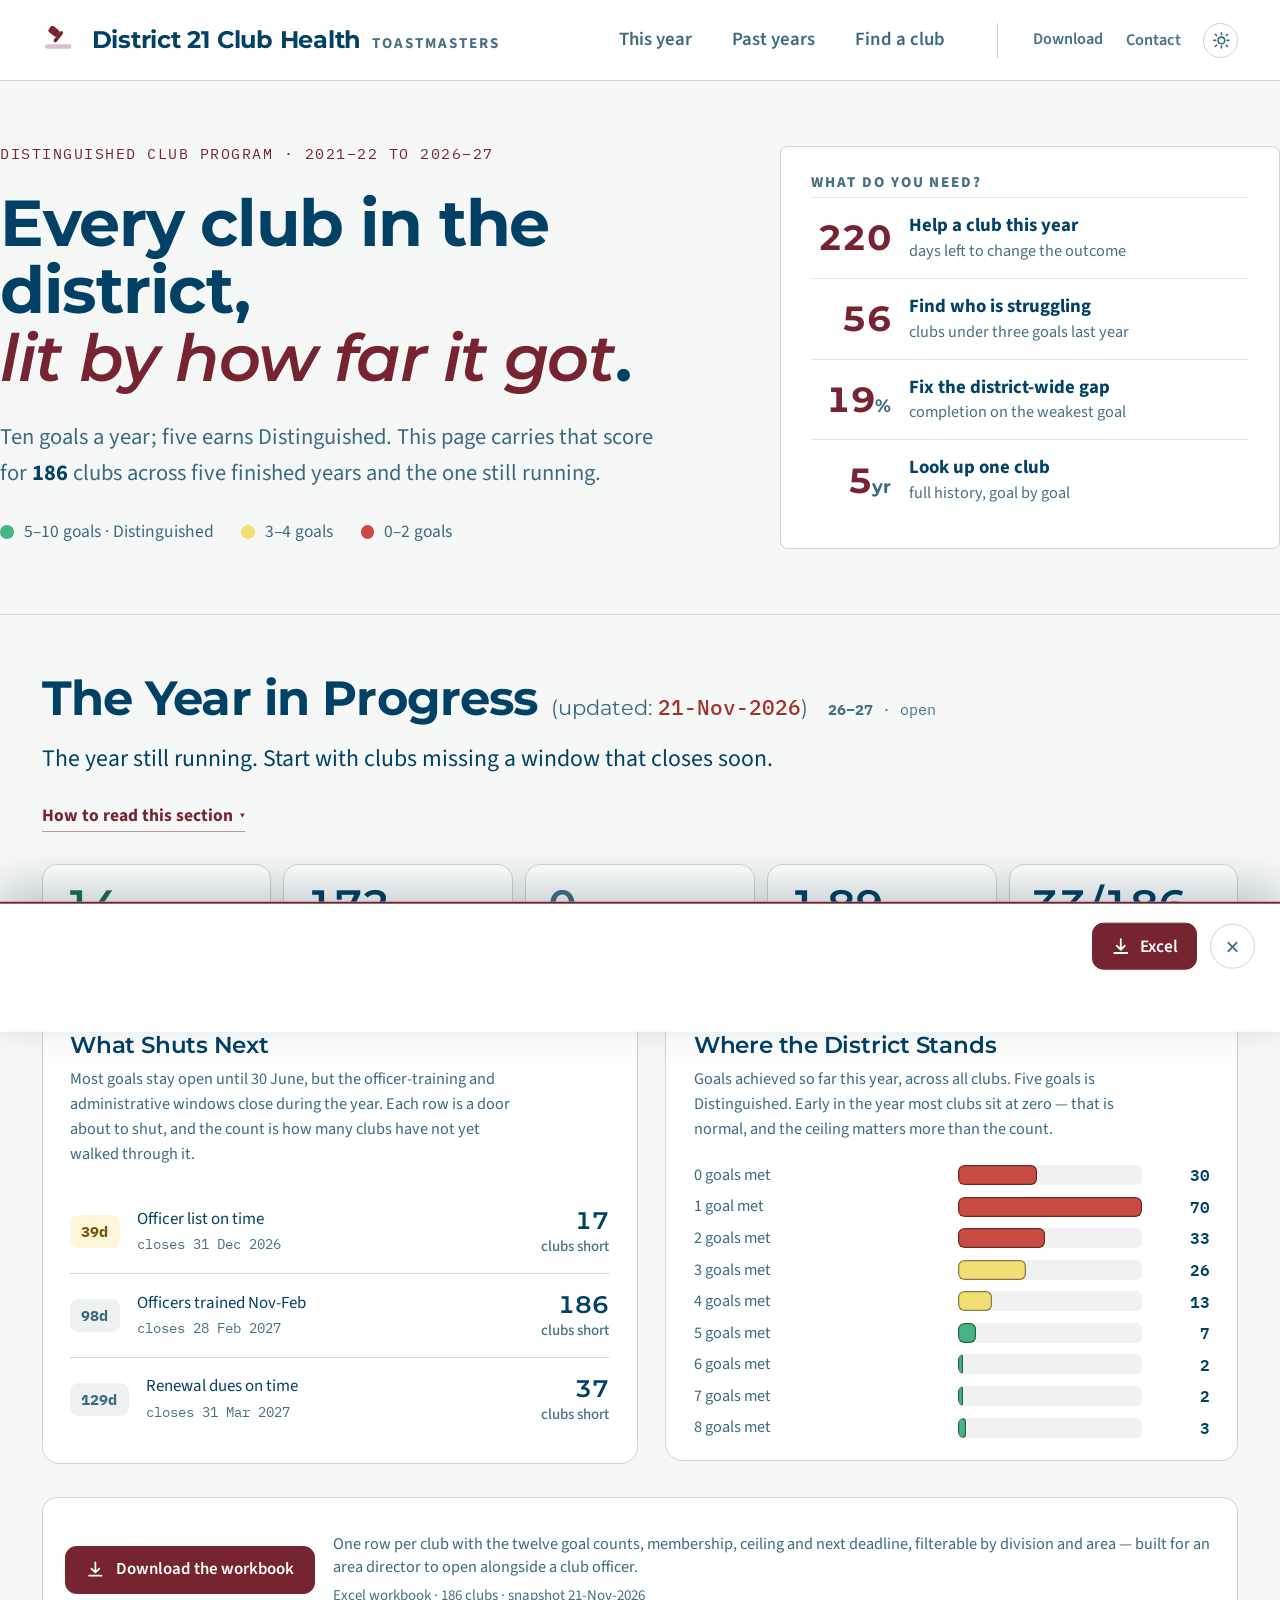
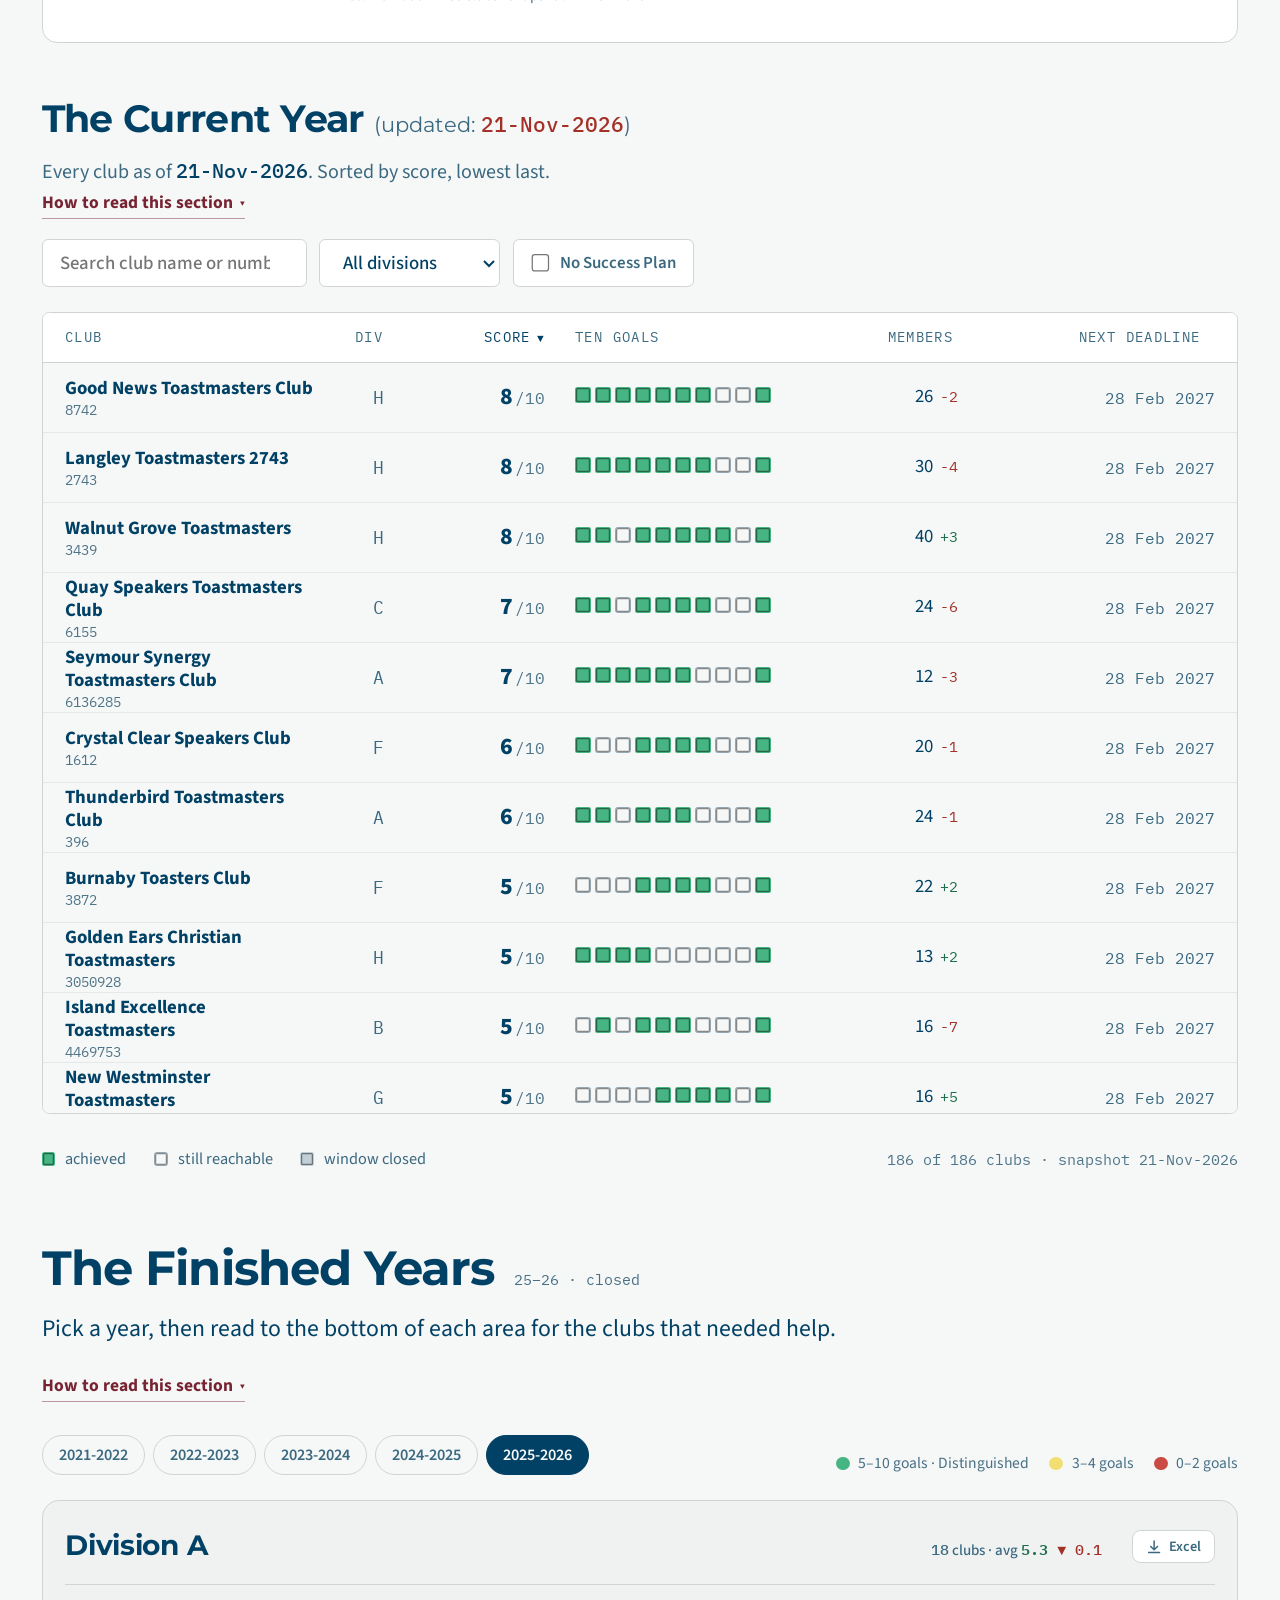
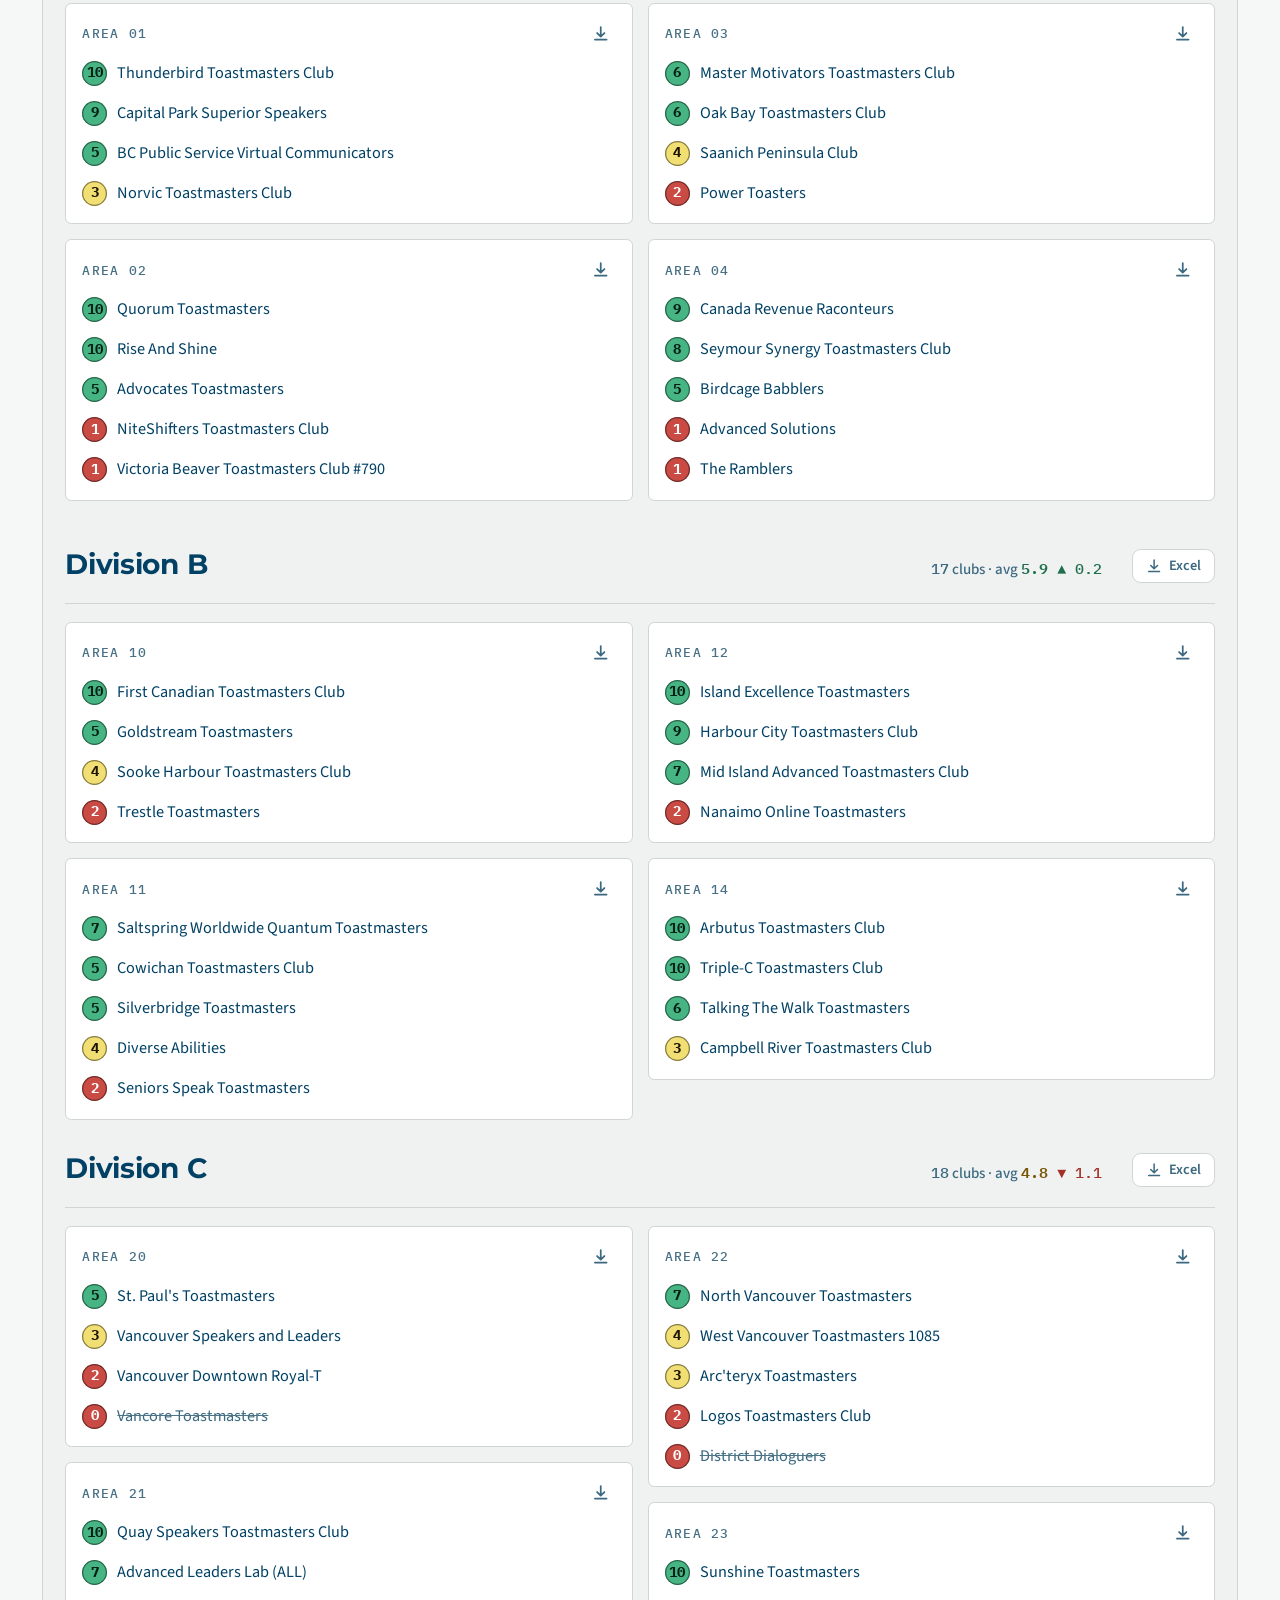
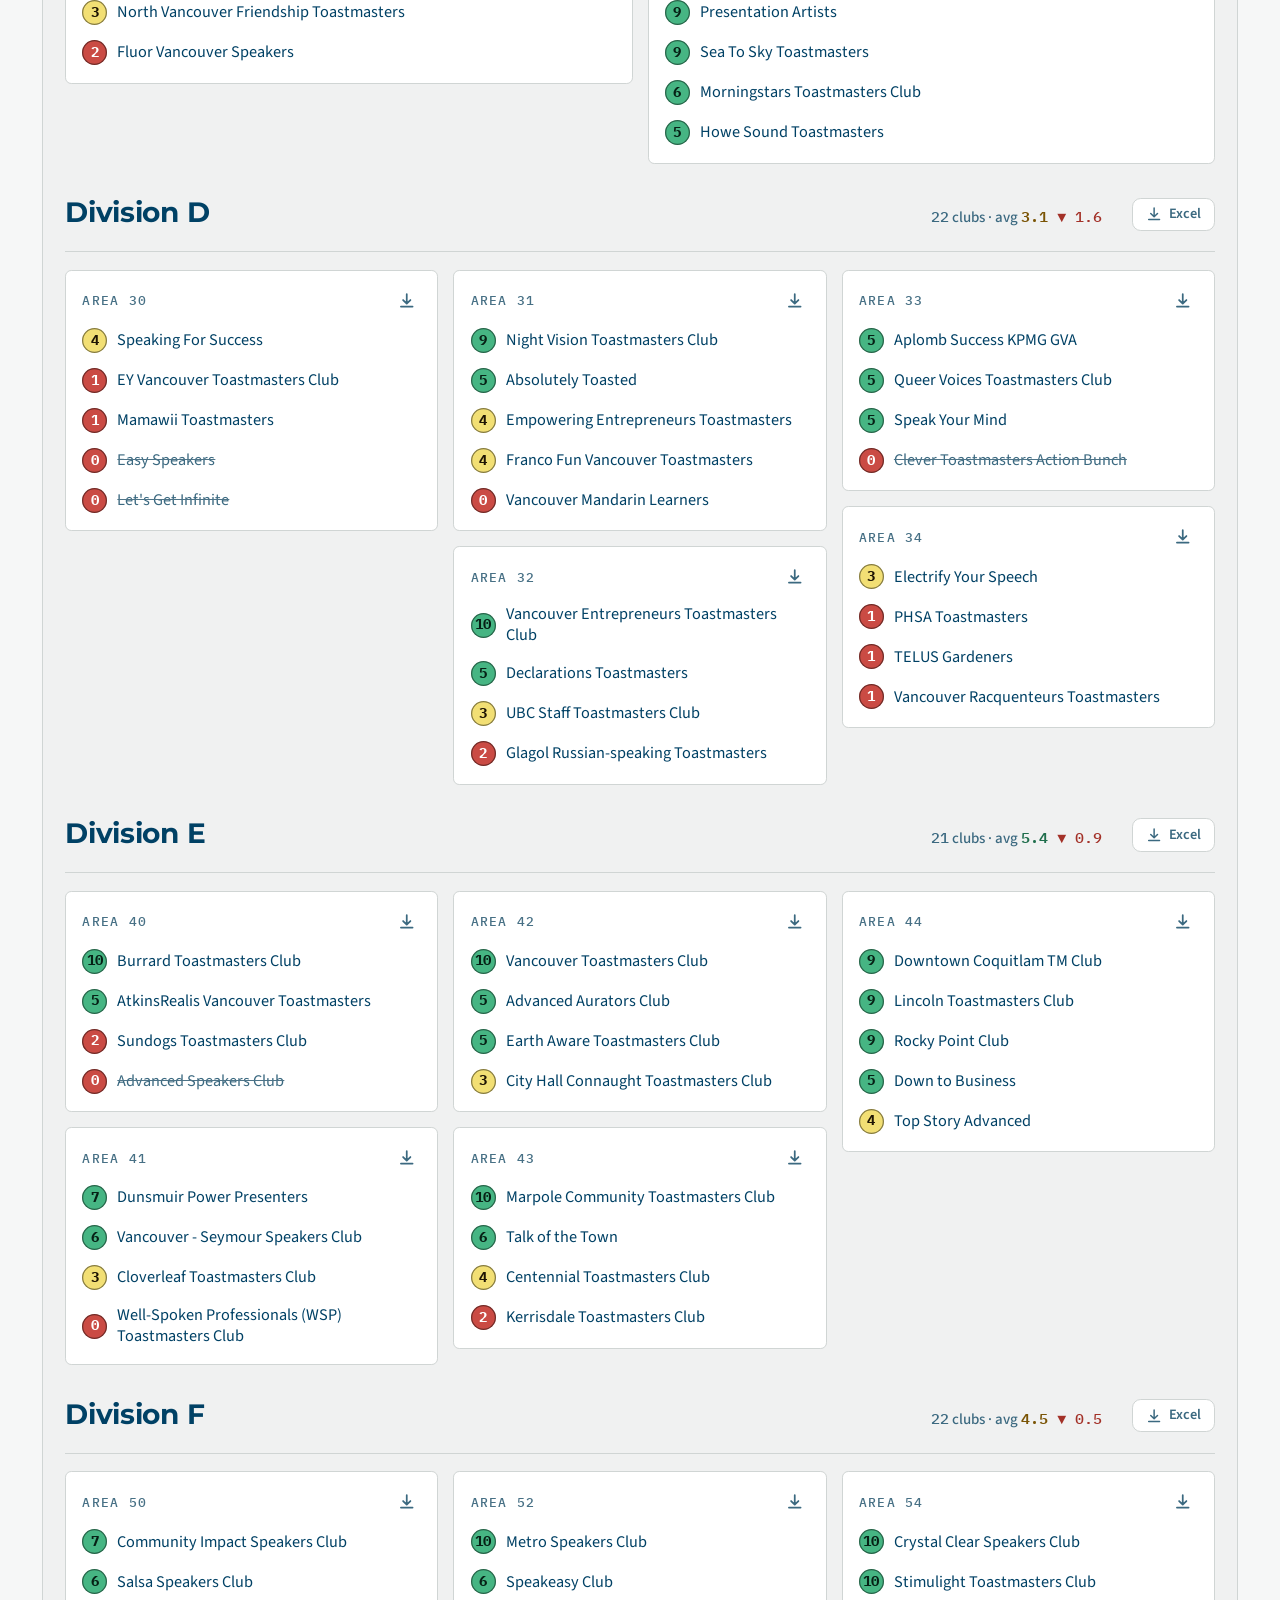
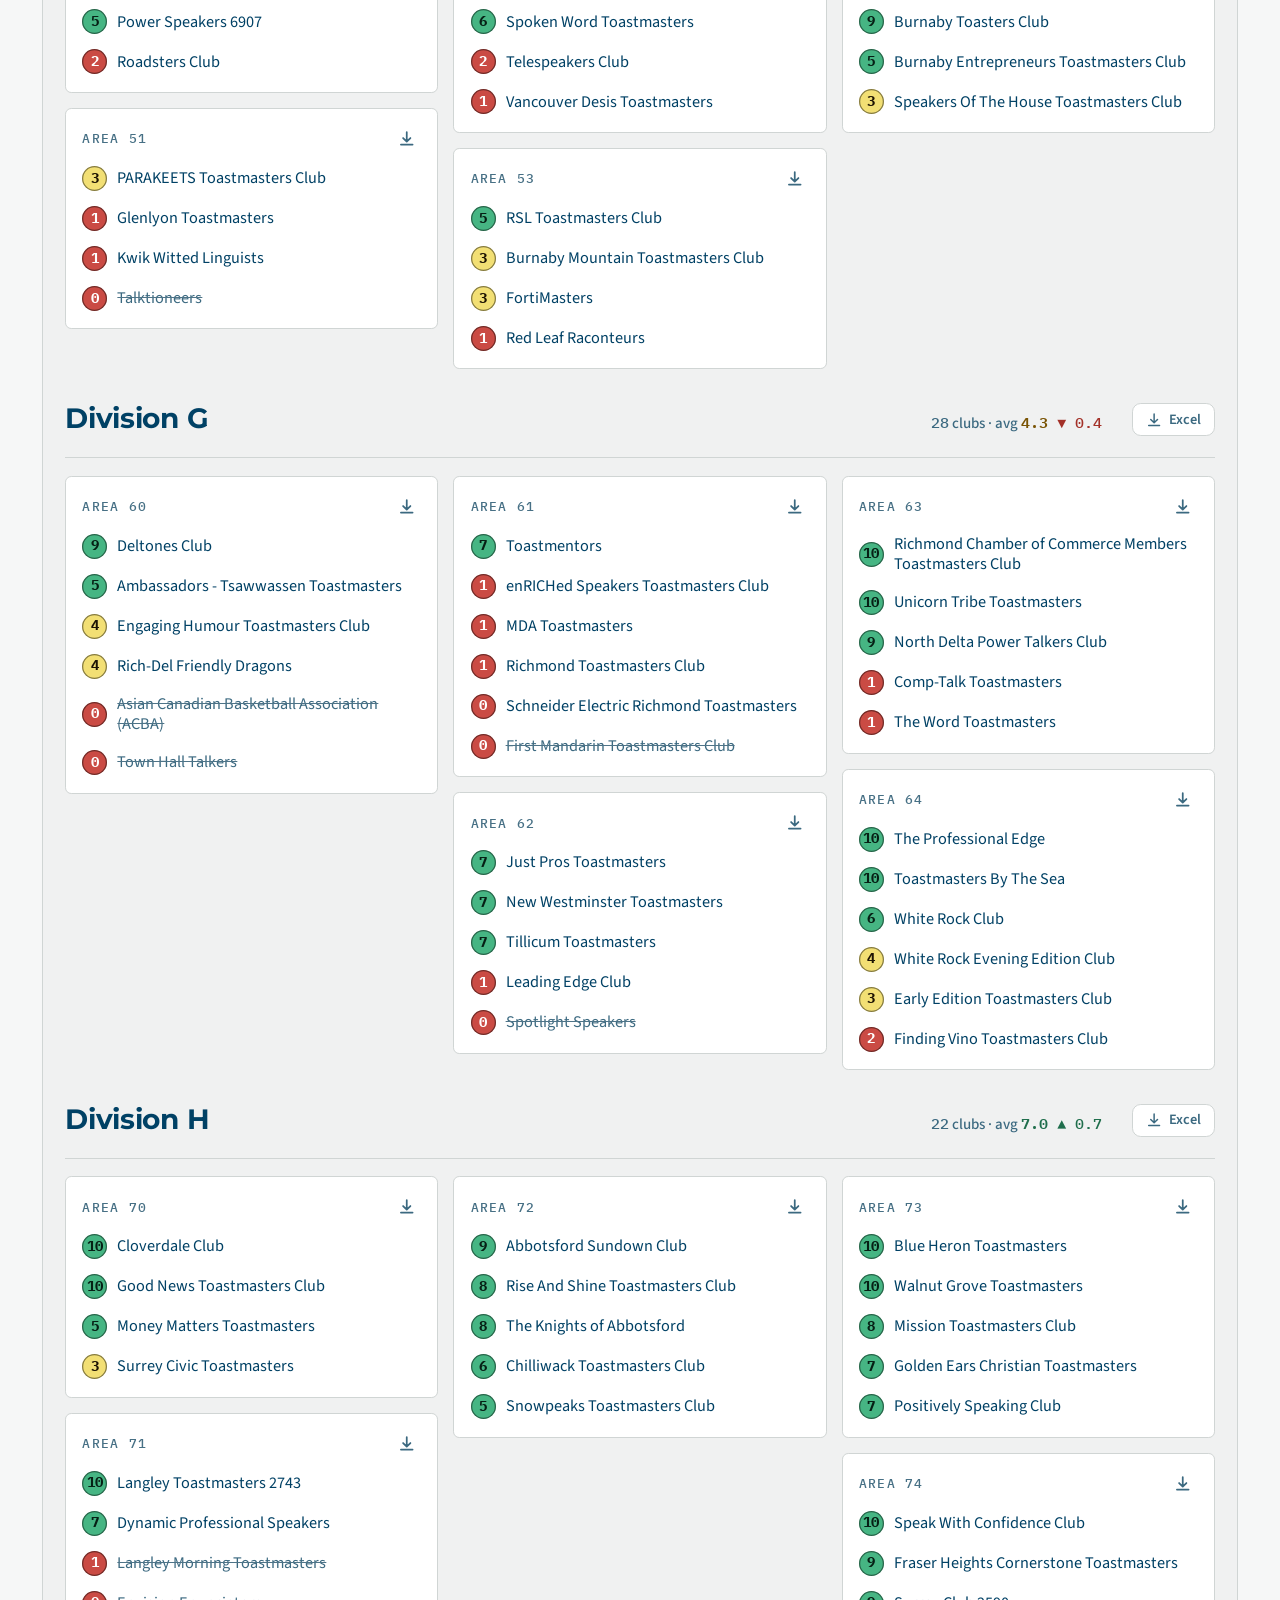
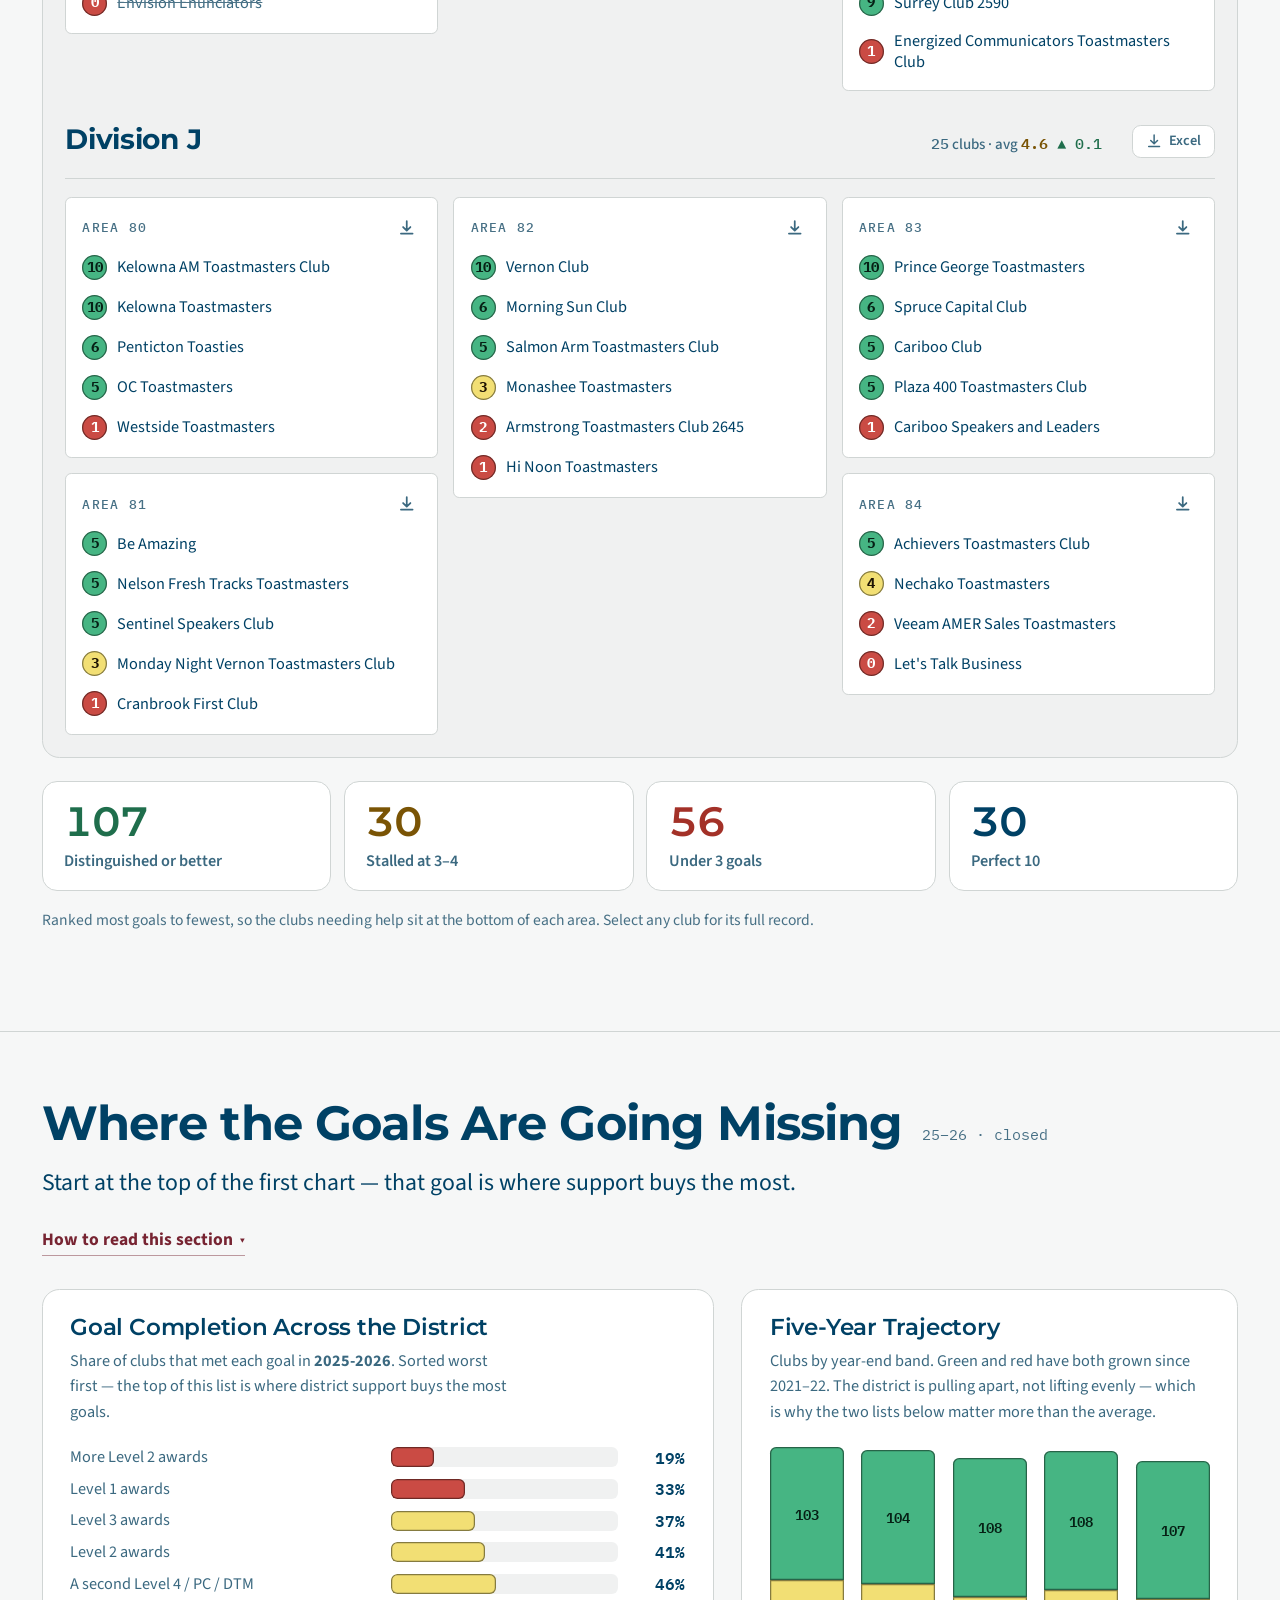
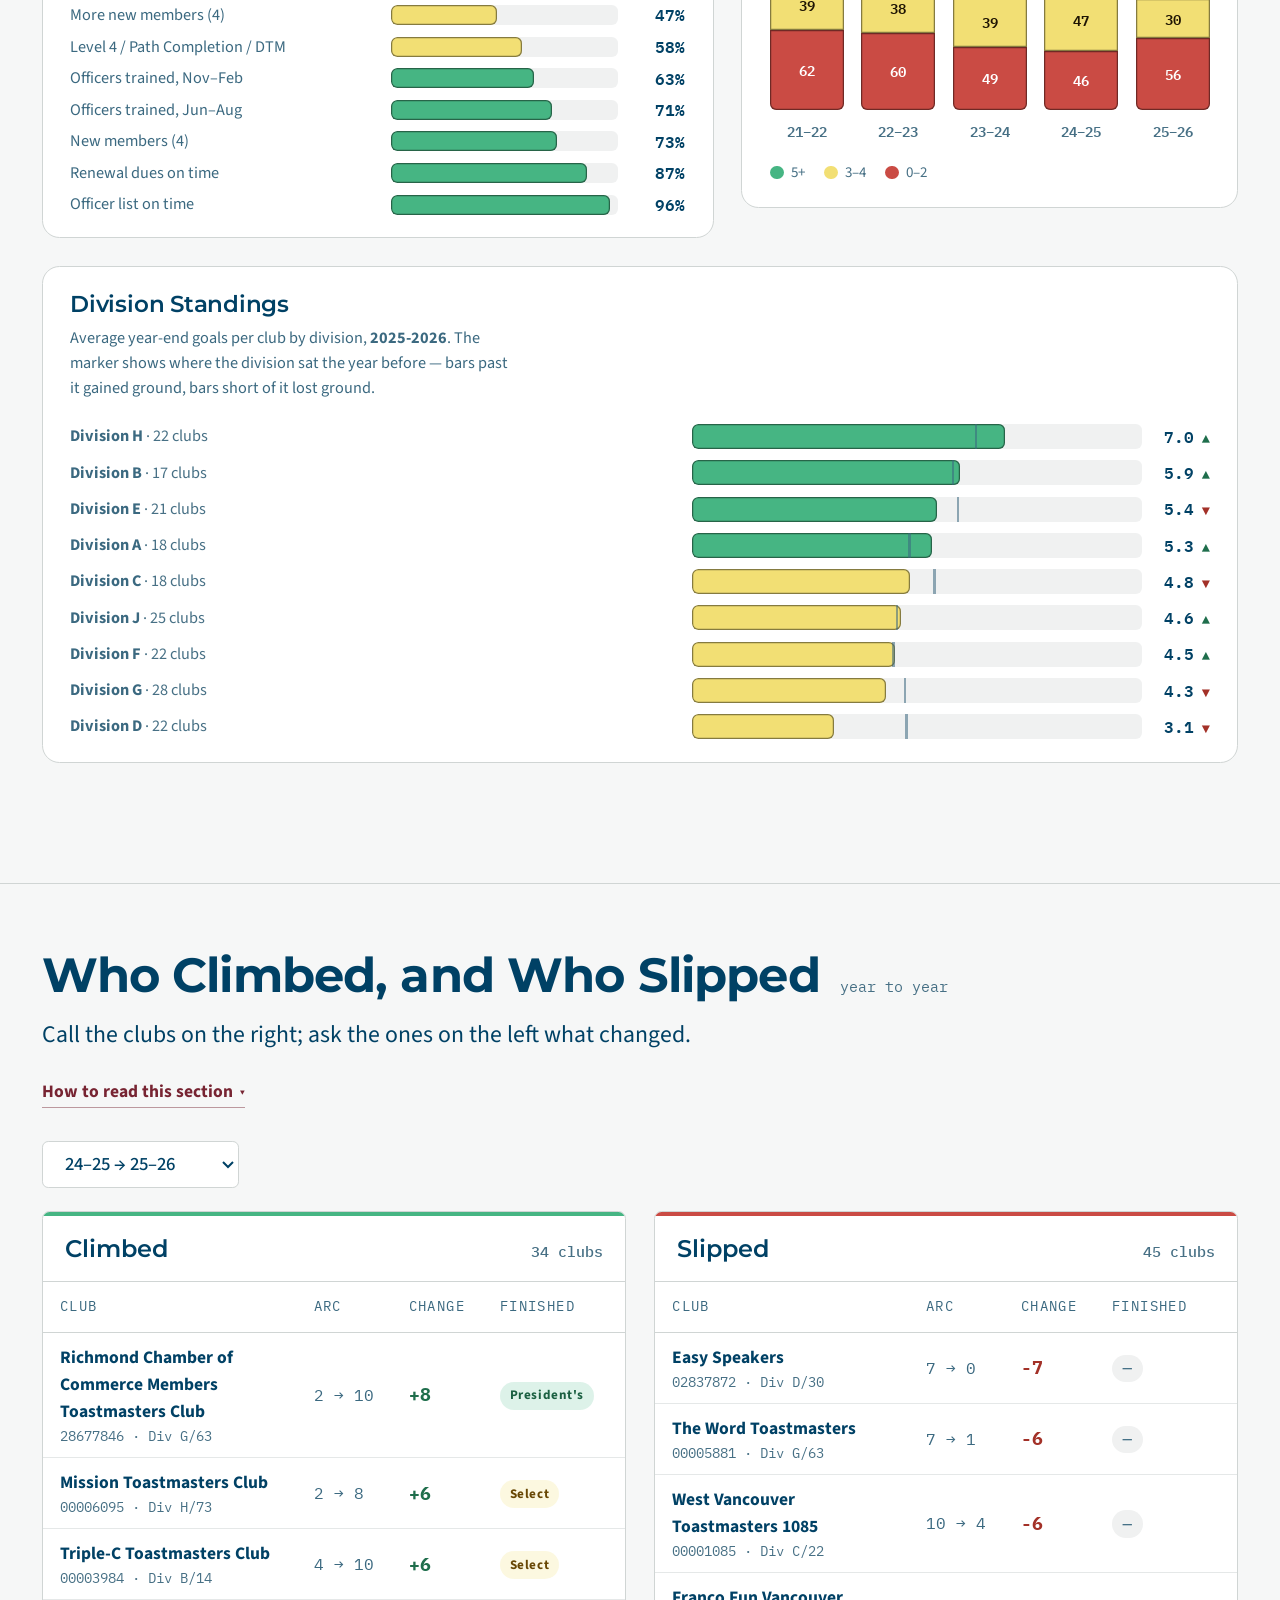
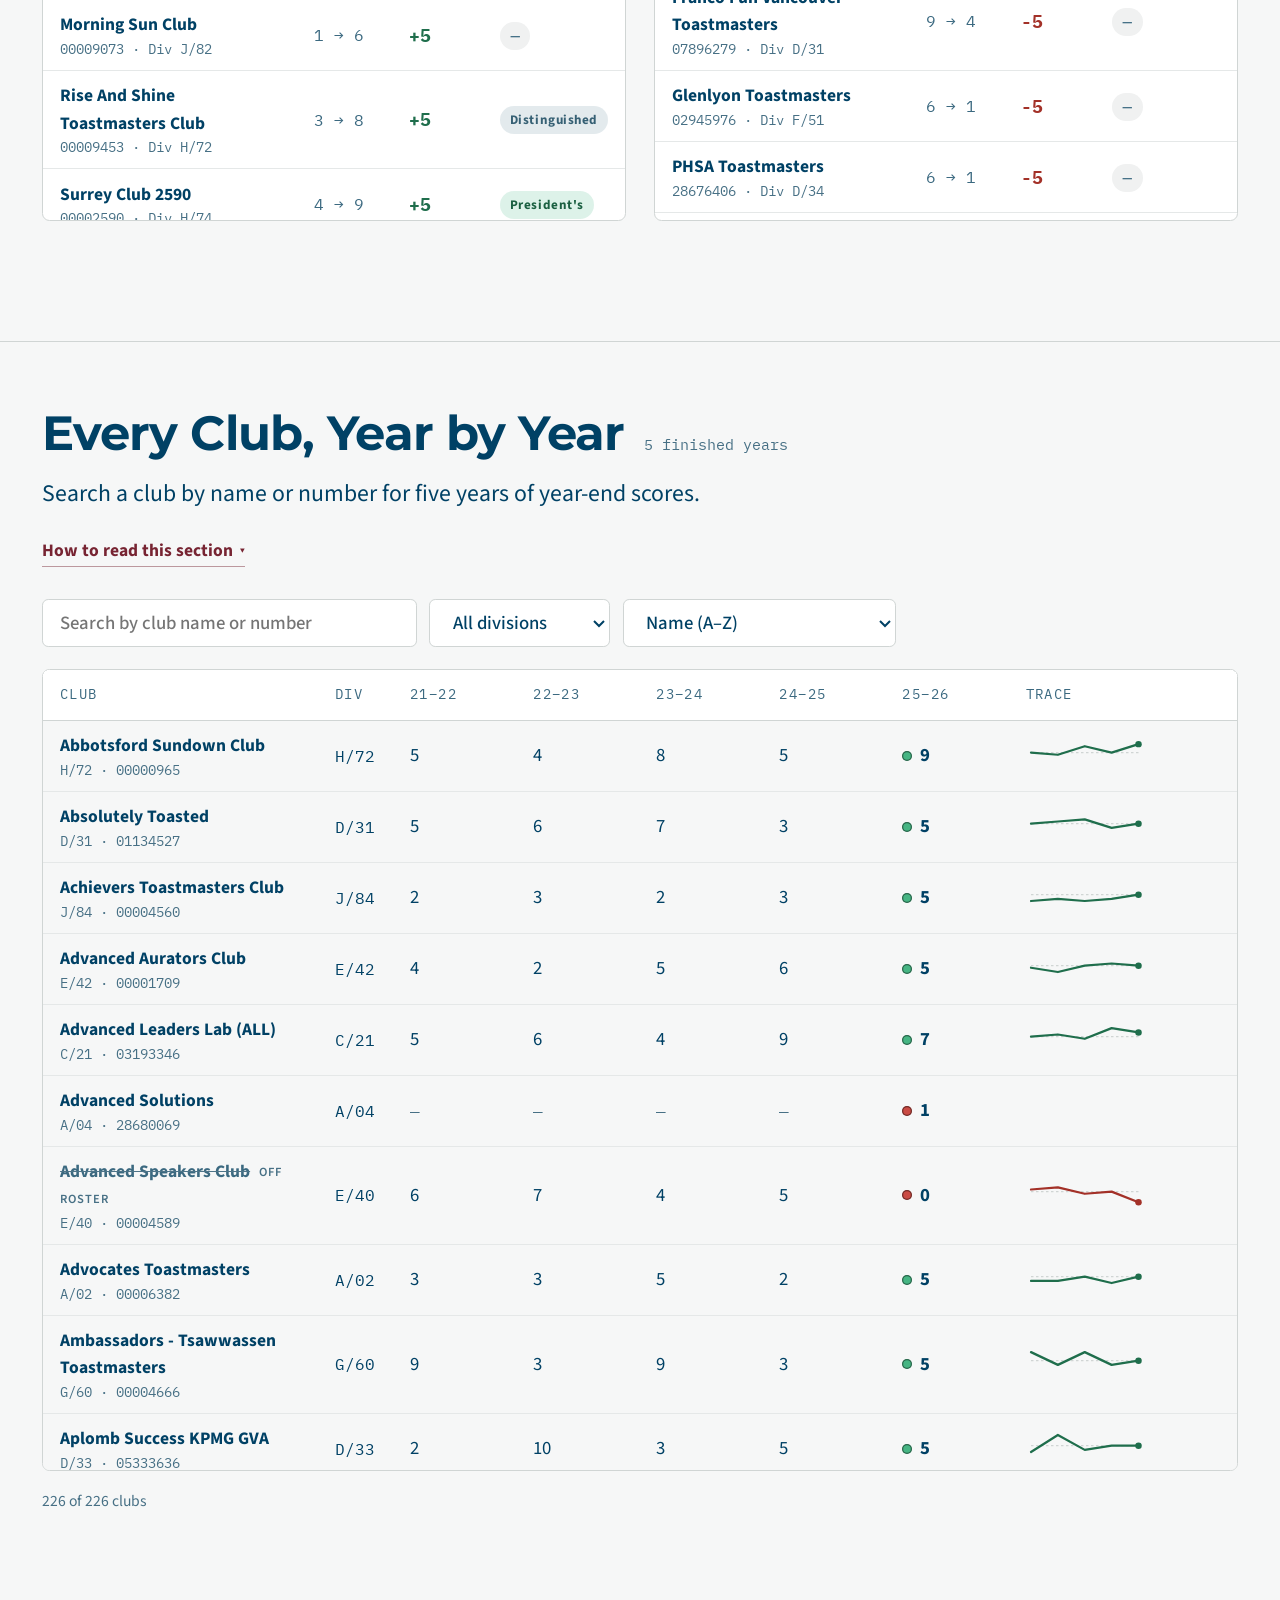
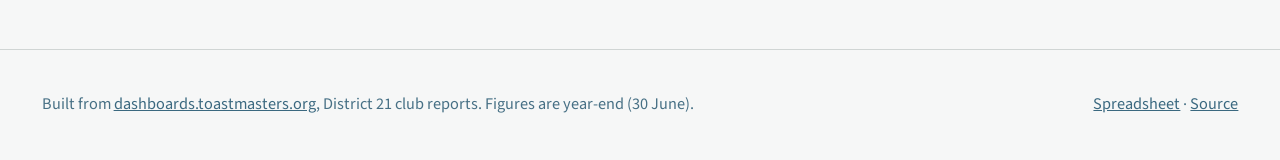
<file: docs/index.html>
<!doctype html>
<html lang="en">
<head>
<meta charset="utf-8">
<meta name="viewport" content="width=device-width,initial-scale=1">
<title>District 21 — Club Health Board</title>
<meta name="description" content="Five years of Distinguished Club Program results for every club in Toastmasters District 21.">
<script>(function(){try{var t=localStorage.getItem('d21-theme');
if(t==='light'||t==='dark')document.documentElement.setAttribute('data-theme',t);}catch(e){}})();</script>
<link rel="preconnect" href="https://fonts.googleapis.com">
<link rel="preconnect" href="https://fonts.gstatic.com" crossorigin>
<link href="https://fonts.googleapis.com/css2?family=Montserrat:wght@500;600;700;800&family=Source+Sans+3:wght@400;500;600;700&family=IBM+Plex+Mono:wght@400;500&display=swap" rel="stylesheet">
<link rel="stylesheet" href="styles.css?v=dae8cd0eb7">
<!-- Without these the fetches inside app.js cannot start until the script has
     downloaded and run. Preloading lets the data travel alongside it. -->
<link rel="preload" href="data.json?v=5744ca057e" as="fetch" type="application/json" crossorigin>
<link rel="preload" href="live.json?v=0fdf0695f5" as="fetch" type="application/json" crossorigin>
<script>window.__ASSETS__={"styles.css":"styles.css?v=dae8cd0eb7","app.js":"app.js?v=03c140a18f","data.json":"data.json?v=5744ca057e","live.json":"live.json?v=0fdf0695f5"};</script>
</head>
<body>

<header class="mast"><div class="wrap">
  <div class="brandmark">
    <svg class="gav" viewBox="0 0 32 32" fill="none" aria-hidden="true">
      <rect x="3" y="20" width="26" height="4.4" rx="2.2" fill="currentColor" opacity=".28"/>
      <rect x="14.4" y="6" width="3.4" height="13" rx="1.7" fill="currentColor" transform="rotate(38 16 12.5)"/>
      <rect x="6.5" y="3.4" width="10.5" height="7.4" rx="2.2" fill="currentColor" transform="rotate(38 11.75 7.1)"/>
    </svg>
    <div class="brandtext">
      <span class="brandname" id="brandName">District&nbsp;21 Club Health</span>
      <span class="brandorg" id="brandRegion">Toastmasters</span></div>
  </div>
  <div class="mastright">
    <!-- Three destinations, named for the task. Board and Movement are both
         retrospective and both sit under the year picker, so they share one. -->
    <nav class="mastnav" id="mastnav">
      <a href="#inyear">This year</a><a href="#board">Past years</a><a href="#clubs">Find a club</a>
    </nav>
    <div class="mastutil">
    <a id="sheet1" href="https://docs.google.com/spreadsheets/d/17Mz3T2skAokBOqEmiFIVnL2EV9Z5TNYI/edit?usp=sharing&amp;rtpof=true&amp;sd=true" rel="noopener">Download</a>
    <button class="contactbtn" id="contactbtn" type="button">Contact</button>
    <button class="themetoggle" id="themetoggle" type="button" aria-label="Switch to dark theme">
      <svg class="sun" viewBox="0 0 24 24" fill="none" stroke="currentColor" stroke-width="2"
        stroke-linecap="round" aria-hidden="true"><circle cx="12" cy="12" r="4.2"/>
        <path d="M12 2.4v2.3M12 19.3v2.3M4.2 4.2l1.6 1.6M18.2 18.2l1.6 1.6M2.4 12h2.3M19.3 12h2.3M4.2 19.8l1.6-1.6M18.2 5.8l1.6-1.6"/></svg>
      <svg class="moon" viewBox="0 0 24 24" fill="none" stroke="currentColor" stroke-width="2"
        stroke-linecap="round" stroke-linejoin="round" aria-hidden="true">
        <path d="M20.5 14.3A8.6 8.6 0 1 1 9.7 3.5a6.9 6.9 0 0 0 10.8 10.8Z"/></svg>
    </button>
    </div>
  </div>
</div></header>

<main>
<section class="wrap hero">
 <div class="herogrid">
  <div>
    <p class="eyebrow" id="heroEyebrow">Distinguished Club Program · 2021&ndash;22 to 2026&ndash;27</p>
    <h1>Every club in the district,<br><em>lit by how far it got</em>.</h1>
    <p class="lede">Ten goals a year; five earns Distinguished. This page carries that score for
    <b id="hClubs">&mdash;</b> clubs across five finished years and the one still running.</p>
    <div class="legendline">
      <span><i class="chip" style="background:var(--green)"></i>5&ndash;10 goals &middot; Distinguished</span>
      <span><i class="chip" style="background:var(--amber)"></i>3&ndash;4 goals</span>
      <span><i class="chip" style="background:var(--red)"></i>0&ndash;2 goals</span>
    </div>
  </div>

  <nav class="router" aria-label="What do you need">
    <p class="routerlab">What do you need?</p>
    <a class="route" href="#inyear">
      <span class="routen" id="rDays">&mdash;</span>
      <span class="routet"><b>Help a club this year</b>days left to change the outcome</span></a>
    <a class="route" href="#board">
      <span class="routen" id="rRed">&mdash;</span>
      <span class="routet"><b>Find who is struggling</b>clubs under three goals last year</span></a>
    <a class="route" href="#signals">
      <span class="routen" id="rGap">&mdash;</span>
      <span class="routet"><b>Fix the district-wide gap</b>completion on the weakest goal</span></a>
    <a class="route" href="#clubs">
      <span class="routen">5<u>yr</u></span>
      <span class="routet"><b>Look up one club</b>full history, goal by goal</span></a>
  </nav>
 </div>
</section>

<section class="wrap live" id="inyear">
  <div class="sechead">
    <div class="secheadrow"><h2>The Year in Progress <span class="updated">(updated:
      <b id="lvUpd">&mdash;</b>)</span></h2>
      <span class="secchip"><b id="lvPy"></b> &middot; open</span></div>
    <p class="instruct">The year still running. Start with clubs missing a window that closes soon.</p>
    <details class="howto"><summary>How to read this section</summary>
      <div class="howtobody">
        <p>This is the open program year as the dashboard reports it today; everything further down
        is finished history.</p>
        <p>A goal shown as unreachable cannot be recovered &mdash; the window it lived in has shut.</p>
      </div></details>
  </div>

  <div class="tally" id="lvTally" style="margin-bottom:26px"></div>

  <div class="livegrid">
    <div class="chartcard">
      <h3>What Shuts Next</h3>
      <p class="cap">Most goals stay open until 30 June, but the officer-training and administrative windows close
      during the year. Each row is a door about to shut, and the count is how many clubs have not yet walked
      through it.</p>
      <div class="dl" id="lvDl"></div>
    </div>
    <div class="chartcard">
      <h3>Where the District Stands</h3>
      <p class="cap">Goals achieved so far this year, across all clubs. Five goals is Distinguished. Early in the
      year most clubs sit at zero &mdash; that is normal, and the ceiling matters more than the count.</p>
      <div class="bars" id="lvBars"></div>
    </div>
  </div>

  <div class="dlbar">
    <a class="dlbtn" id="lvXlsx" href="inyear.xlsx">
      <svg viewBox="0 0 24 24" fill="none" stroke="currentColor" stroke-width="2.2" stroke-linecap="round"
        stroke-linejoin="round" aria-hidden="true"><path d="M12 3v12M7 11l5 5 5-5M4 20h16"/></svg>
      Download the workbook</a>
    <p class="dlwhy">One row per club with the twelve goal counts, membership, ceiling and next
    deadline, filterable by division and area &mdash; built for an area director to open alongside a
    club officer. <span id="lvXlsxMeta" class="dlmeta"></span></p>
  </div>

  <div class="sechead sub withctl" style="margin-top:44px">
    <div>
      <div class="secheadrow"><h2>The Current Year <span class="updated">(updated:
        <b id="cyUpd">&mdash;</b>)</span></h2></div>
      <p class="instruct">Every club as of <b id="cyAsof">&mdash;</b>. Sorted by score, lowest last.</p>
      <details class="howto"><summary>How to read this section</summary>
        <div class="howtobody">
          <p>Ten squares per club, one per DCP goal: filled means achieved, outlined means still
          reachable, flat means the window has closed for good.</p>
          <p>Figures follow the dashboard's own count, in which the two officer-training rows earn a
          single goal, as do the two administrative rows. Select any row for the club's full record,
          including its Club Success Plan and the best result still open to it.</p>
          <p><b>No Success Plan</b> narrows the table to clubs the dashboard has not yet recorded a
          Club Success Plan for. It is a prerequisite for every recognition level, so a club without
          one cannot be Distinguished however many goals it meets.</p>
        </div></details>
    </div>
    <div class="toolbar">
      <label class="sr" for="lq">Search clubs</label>
      <input type="search" id="lq" placeholder="Search club name or number">
      <label class="sr" for="lfdiv">Division</label><select id="lfdiv"></select>
      <label class="lvtog"><input type="checkbox" id="lfcsp">No Success Plan</label>
    </div>
  </div>
  <div class="panel lvpanel stick"><div class="scroller" style="max-height:640px">
    <table><thead><tr>
      <th data-k="name" tabindex="0">Club<span class="ar">▲</span></th>
      <th data-k="div"  tabindex="0">Div<span class="ar">▲</span></th>
      <th data-k="met"  tabindex="0">Score<span class="ar">▲</span></th>
      <th>Ten goals</th>
      <th data-k="mem"  tabindex="0">Members<span class="ar">▲</span></th>
      <th data-k="nd"   tabindex="0">Next deadline<span class="ar">▲</span></th>
      </tr></thead><tbody id="lvtb"></tbody></table>
  </div></div>
  <div class="lvfoot">
    <div class="livekey">
      <span><span class="pip" data-s="m"></span> achieved</span>
      <span><span class="pip" data-s="o"></span> still reachable</span>
      <span><span class="pip" data-s="d"></span> window closed</span>
    </div>
    <p class="lvcount" id="lvNote"></p>
  </div>
</section>

<section class="wrap board" id="board">
  <div class="sechead">
    <div class="secheadrow"><h2>The Finished Years</h2>
      <span class="secchip" id="bdChip"></span></div>
    <p class="instruct">Pick a year, then read to the bottom of each area for the clubs that needed help.</p>
    <details class="howto"><summary>How to read this section</summary>
      <div class="howtobody">
        <p>Every club's score at the close of the chosen year, nested under the division and area that
        supported it <em>in that year</em> and ranked most goals to fewest within each area.</p>
        <p>Toastmasters realigns divisions and areas each July, so a club may sit somewhere else on
        today's dashboard &mdash; open any club to see where it is now.</p>
        <p>A <s>struck-through name</s> is a club the district no longer has &mdash; closed, merged
        or moved out since. Its score for that year still stands and is still counted here.</p>
      </div></details>
  </div>
  <div class="boardhead">
    <div class="scrub" id="scrub" role="group" aria-label="Program year"></div>
    <div class="legend">
      <span><i class="chip" style="background:var(--green)"></i>5&ndash;10 goals · Distinguished</span>
      <span><i class="chip" style="background:var(--amber)"></i>3&ndash;4 goals</span>
      <span><i class="chip" style="background:var(--red)"></i>0&ndash;2 goals</span>
    </div>
  </div>
  <div class="grid" id="grid" aria-label="Clubs by division and area, year-end DCP score"></div>
  <div class="tally" id="tally"></div>
  <p class="note">Ranked most goals to fewest, so the clubs needing help sit at the bottom of each area. Select any club for its full record.</p>
</section>

<section class="wrap sec" id="signals">
  <div class="sechead">
    <div class="secheadrow"><h2>Where the Goals Are Going Missing</h2>
      <span class="secchip" id="sgChip"></span></div>
    <p class="instruct">Start at the top of the first chart &mdash; that goal is where support buys the most.</p>
    <details class="howto"><summary>How to read this section</summary>
      <div class="howtobody">
        <p>Knowing <em>which</em> of the ten goals the district keeps failing is the difference between a
        pep talk and a plan: training and officer paperwork are fixed at district level, education
        awards are fixed club by club.</p>
      </div></details>
  </div>
  <div class="charts">
    <div class="chartcard">
      <h3>Goal Completion Across the District</h3>
      <p class="cap">Share of clubs that met each goal in <b id="ggYear"></b>. Sorted worst first &mdash; the top of
      this list is where district support buys the most goals.</p>
      <div class="bars" id="goalgap"></div>
    </div>
    <div class="chartcard">
      <h3>Five-Year Trajectory</h3>
      <p class="cap">Clubs by year-end band. Green and red have both grown since 2021&ndash;22. The district is
      pulling apart, not lifting evenly &mdash; which is why the two lists below matter more than the average.</p>
      <div class="stack" id="trend"></div>
      <div id="trendlabs" style="display:flex;gap:14px"></div>
      <div class="chartkey">
        <span><i class="chip" style="background:var(--green)"></i>5+</span>
        <span><i class="chip" style="background:var(--amber)"></i>3&ndash;4</span>
        <span><i class="chip" style="background:var(--red)"></i>0&ndash;2</span>
      </div>
    </div>
    <div class="chartcard span2">
      <h3>Division Standings</h3>
      <p class="cap">Average year-end goals per club by division, <b id="dvYear"></b>. The marker shows where the
      division sat the year before &mdash; bars past it gained ground, bars short of it lost ground.</p>
      <div class="bars" id="divbars"></div>
    </div>
  </div>
</section>

<section class="wrap sec" id="movement">
  <div class="sechead">
    <div class="secheadrow"><h2>Who Climbed, and Who Slipped</h2>
      <span class="secchip">year to year</span></div>
    <p class="instruct">Call the clubs on the right; ask the ones on the left what changed.</p>
    <details class="howto"><summary>How to read this section</summary>
      <div class="howtobody">
        <p>Climbed is a club that finished under five goals and then beat that score; slipped is a club
        that was above five and fell back. Five is the Distinguished threshold, which is why it is the
        pivot.</p>
        <p>A club can appear on both lists in different years &mdash; that volatility is a finding, not an
        error.</p>
      </div></details>
  </div>
  <div class="toolbar">
    <label class="sr" for="mvyear">Transition</label>
    <select id="mvyear"></select>
  </div>
  <div class="pair">
    <div class="panel"><div class="rule up"></div>
      <div class="panelhead"><h3>Climbed</h3><span class="cnt" id="impcnt"></span></div>
      <div class="scroller"><table><thead><tr><th>Club</th><th>Arc</th><th>Change</th><th>Finished</th></tr></thead>
      <tbody id="imptb"></tbody></table></div>
    </div>
    <div class="panel"><div class="rule down"></div>
      <div class="panelhead"><h3>Slipped</h3><span class="cnt" id="deccnt"></span></div>
      <div class="scroller"><table><thead><tr><th>Club</th><th>Arc</th><th>Change</th><th>Finished</th></tr></thead>
      <tbody id="dectb"></tbody></table></div>
    </div>
  </div>
</section>

<section class="wrap sec" id="clubs">
  <div class="sechead">
    <div class="secheadrow"><h2>Every Club, Year by Year</h2>
      <span class="secchip" id="clChip"></span></div>
    <p class="instruct">Search a club by name or number for five years of year-end scores.</p>
    <details class="howto"><summary>How to read this section</summary>
      <div class="howtobody">
        <p>The trace shows the shape of each club's run &mdash; steady, spiking or sliding &mdash; against a
        dashed line at five goals. Dashes mark years before the club chartered.</p>
        <p>A <s>struck-through name</s> marked <b>off roster</b> is a club the district no longer
        has &mdash; closed, merged or moved out since. Its scores still stand.</p>
        <p>Select any row for its full goal detail, year by year.</p>
      </div></details>
  </div>
  <div class="toolbar">
    <label class="sr" for="q">Search clubs</label>
    <input type="search" id="q" placeholder="Search by club name or number">
    <label class="sr" for="fdiv">Division</label><select id="fdiv"></select>
    <label class="sr" for="fsort">Sort</label>
    <select id="fsort">
      <option value="name">Name (A–Z)</option>
      <option value="last">Latest score (high–low)</option>
      <option value="lastasc">Latest score (low–high)</option>
      <option value="swing">Biggest 5-year swing</option>
    </select>
  </div>
  <div class="panel clubpanel stick"><div class="scroller" style="max-height:640px">
    <table><thead><tr><th>Club</th><th>Div</th><th class="yrcell" id="yh1"></th>
    <th class="yrcell" id="yh2"></th><th class="yrcell" id="yh3"></th>
    <th class="yrcell" id="yh4"></th><th class="yrcell" id="yh5"></th><th>Trace</th></tr></thead>
    <tbody id="clubtb"></tbody></table>
  </div></div>
  <p class="note" id="clubnote"></p>
</section>
</main>

<div class="detail" id="detail" role="dialog" aria-modal="false" aria-labelledby="dname">
  <div class="dactions">
    <button class="dxbtn" id="ddl" type="button" aria-label="Download this club as an Excel workbook">
      <svg viewBox="0 0 24 24" fill="none" stroke="currentColor" stroke-width="2.2" stroke-linecap="round"
        stroke-linejoin="round" aria-hidden="true"><path d="M12 3v12M7 11l5 5 5-5M4 20h16"/></svg>
      Excel</button>
    <button class="dclose" id="dclose" aria-label="Close club detail">&times;</button>
  </div>
  <div class="dtop"><h3 id="dname"></h3><div class="dsub" id="dsub"></div>
    <div class="dyears" id="dyears" role="group" aria-label="Program year"></div></div>
  <div class="dgrid" id="dgrid"></div>
  <div class="goalwrap"><div id="dgoals"></div></div>
</div>


<div class="modalveil" id="contactVeil" hidden></div>
<div class="modal" id="contactModal" role="dialog" aria-modal="true"
     aria-labelledby="contactTitle" hidden>
  <div class="modalhead">
    <h3 id="contactTitle">Contact</h3>
    <button class="dclose" id="contactClose" type="button" aria-label="Close">&times;</button>
  </div>
  <form id="contactForm" novalidate>
    <label class="fld"><span>Name</span>
      <input type="text" id="cfName" name="name" autocomplete="name" required></label>
    <label class="fld"><span>Email</span>
      <input type="email" id="cfEmail" name="email" autocomplete="email" required></label>
    <label class="fld"><span>Subject</span>
      <input type="text" id="cfSubject" name="subject" required></label>
    <label class="fld"><span>Message</span>
      <textarea id="cfBody" name="body" rows="6" required></textarea></label>
    <label class="fld"><span id="cfSumLabel">Spam check</span>
      <input type="text" id="cfSum" inputmode="numeric" autocomplete="off" required
             aria-describedby="cfSumHint"></label>
    <p class="fldhint" id="cfSumHint">A quick sum, to keep robots out.</p>
    <!-- a field no person sees; anything that fills it is automated -->
    <input type="text" id="cfHoney" name="website" tabindex="-1" autocomplete="off"
           aria-hidden="true" class="honey">
    <p class="formmsg" id="cfMsg" role="status" aria-live="polite"></p>
    <div class="formfoot">
      <button type="submit" class="dxbtn" id="cfSend">Send</button>
    </div>
  </form>
</div>

<footer class="foot"><div class="wrap">
  <div>Built from <a href="https://dashboards.toastmasters.org/District.aspx?id=21" id="footDash">dashboards.toastmasters.org</a>,
  <span id="footSource">District 21</span> club reports. Figures are year-end (30 June).</div>
  <div><a id="sheet2" href="https://docs.google.com/spreadsheets/d/17Mz3T2skAokBOqEmiFIVnL2EV9Z5TNYI/edit?usp=sharing&amp;rtpof=true&amp;sd=true" rel="noopener">Spreadsheet</a> &middot;
  <a href="https://github.com/adrianwongstudio/d21-dcp" id="footRepo">Source</a></div>
</div></footer>

<script src="app.js?v=03c140a18f" defer></script>
</body>
</html>
</file>
<file: docs/styles.css>
:root{
  /* Toastmasters brand palette (Brand Manual p.14): True Maroon #772432,
     Loyal Blue #004165, Cool Gray #A9B2B1, Happy Yellow #F2DF74. The neutrals
     below are tints of Cool Gray and the ink is Loyal Blue. Happy Yellow is an
     accent only — at 1.35:1 on white a yellow fill has no shape, so it never
     carries a status. Green, amber and red stay functional colours: the manual
     does not legislate status, and the board's traffic-light reading depends
     on them staying distinct. */
  --paper:#F6F7F7; --sunk:#F0F1F1; --card:#FFFFFF;
  --line:#D0D5D4; --line-soft:#E5E8E8;
  --ink:#004165; --ink2:#3B6980; --muted:#477085; --ink4:#4E7488;
  --accent:#F2DF74; --accent-wash:rgba(242,223,116,.35);
  --badge-green:#1B6042; --badge-amber:#684704; --badge-neutral:#366074;
  /* Maroon carries "you can act here". --maroon is the fill and always takes
     white text; --maroon-ink is the same brand read as type, dark enough to
     clear 4.5:1 on the page ground. Never write --maroon into a color:. */
  --maroon:#772432; --maroon-ink:#772432;
  --maroon-wash:rgba(119,36,50,.10); --maroon-rule:rgba(119,36,50,.45);
  /* One hue per status across both themes; only lightness moves. Red is a
     shade under the handoff's #D2564F: white on that measured 4.08:1, and the
     lamps and badges that carry it are small bold type, not large. The fills are
     shared, so a lamp is the same green on paper and on ink. The -on values are
     the text that sits ON a fill — amber never takes white — and the -ink
     values are the same status read as type against the page. */
  /* Happy Yellow as issued. It is only 1.19:1 against a near-white track, so
     on paper every status fill carries a hairline edge — barely there on green
     and red, and the thing that gives the yellow a shape at all. On the ink
     ground the fills are already 13:1, so there is no edge in dark mode. */
  --green:#46B583; --amber:#F2DF74; --red:#CA4B44; --dead:#556A77;
  --fill-edge:rgba(0,0,0,.45);
  --green-on:#062015; --amber-on:#1E1403; --red-on:#FFFFFF;
  --green-ink:#1F6E4C; --amber-ink:#7A5405; --red-ink:#A33128;
  --red-wash:rgba(210,86,79,.13);
  --lampoff:#D3DCE2; --pip-closed:#C3CFD7; --pip-open:#93A6B1;
  /* Elevation is --card against --paper plus a hairline, nothing else. */
  --shadow:none;
}
@media (prefers-color-scheme:dark){:root:not([data-theme="light"]){
  --paper:#00121C; --sunk:#001622; --card:#001B2A;
  --line:rgba(255,255,255,.10); --line-soft:rgba(255,255,255,.06);
  --ink:#F5F6F6; --ink2:#BEC5C4; --muted:#A9B2B1; --ink4:#A9B2B1;
  --accent:#F2DF74; --accent-wash:rgba(242,223,116,.16);
  --badge-green:var(--green-ink); --badge-amber:var(--amber-ink); --badge-neutral:var(--ink2);
  --maroon:#772432; --maroon-ink:#B4878E;
  --maroon-wash:rgba(180,135,142,.14); --maroon-rule:rgba(180,135,142,.5);
  --green:#46B583; --amber:#F2DF74; --red:#CA4B44; --dead:#5C6E7A;
  --fill-edge:transparent;
  --green-on:#062015; --amber-on:#1E1403; --red-on:#FFFFFF;
  --green-ink:#7FD3AB; --amber-ink:#F2DF74; --red-ink:#EE8B84;
  --red-wash:rgba(210,86,79,.16);
  --lampoff:#2A3945; --pip-closed:#2A3945; --pip-open:#5C6E7A;
  --shadow:none;
}}
:root[data-theme="dark"]{
  --paper:#00121C; --sunk:#001622; --card:#001B2A;
  --line:rgba(255,255,255,.10); --line-soft:rgba(255,255,255,.06);
  --ink:#F5F6F6; --ink2:#BEC5C4; --muted:#A9B2B1; --ink4:#A9B2B1;
  --accent:#F2DF74; --accent-wash:rgba(242,223,116,.16);
  --badge-green:var(--green-ink); --badge-amber:var(--amber-ink); --badge-neutral:var(--ink2);
  --maroon:#772432; --maroon-ink:#B4878E;
  --maroon-wash:rgba(180,135,142,.14); --maroon-rule:rgba(180,135,142,.5);
  --green:#46B583; --amber:#F2DF74; --red:#CA4B44; --dead:#5C6E7A;
  --fill-edge:transparent;
  --green-on:#062015; --amber-on:#1E1403; --red-on:#FFFFFF;
  --green-ink:#7FD3AB; --amber-ink:#F2DF74; --red-ink:#EE8B84;
  --red-wash:rgba(210,86,79,.16);
  --lampoff:#2A3945; --pip-closed:#2A3945; --pip-open:#5C6E7A;
  --shadow:none;
}
*{box-sizing:border-box}
html{-webkit-text-size-adjust:100%}
body{margin:0;background:var(--paper);color:var(--ink);
  font-family:"Source Sans 3","Segoe UI",Arial,sans-serif;
  font-size:16px;line-height:1.55;-webkit-font-smoothing:antialiased}
h1,h2,h3{font-family:Montserrat,"Segoe UI",Arial,sans-serif;font-weight:600;line-height:1.08;margin:0}
a{color:inherit}
.wrap{max-width:1180px;margin:0 auto;padding:0 clamp(20px,2.6vw,40px)}

/* ---------- masthead ---------- */
/* Three task-named destinations carry the nav. Everything else — the
   spreadsheet, Contact, the theme — is a utility, and sits behind a rule at a
   smaller size so it cannot compete with them. */
.mast{border-bottom:1px solid var(--line);background:var(--card)}
.mast .wrap{display:flex;align-items:center;justify-content:space-between;gap:20px;
  min-height:64px;padding-block:0;flex-wrap:wrap}
.brandmark{display:flex;align-items:center;gap:14px;min-width:0;text-decoration:none;color:inherit}
.gav{width:26px;height:26px;flex:none;color:var(--maroon-ink)}
/* One line, baseline-aligned: the title and the organisation read as a single
   wordmark rather than an eyebrow stacked over a heading. */
.brandtext{display:flex;align-items:baseline;gap:9px;min-width:0;flex-wrap:wrap}
.brandname{font-family:Montserrat,"Segoe UI",Arial,sans-serif;font-size:19px;font-weight:700;
  letter-spacing:-.01em;color:var(--ink);white-space:nowrap}
.brandorg{font-size:12px;font-weight:700;letter-spacing:.13em;text-transform:uppercase;color:var(--muted)}
.mastright{display:flex;align-items:center;gap:28px;margin-left:auto;flex-wrap:wrap;min-width:0}
.mastnav{display:flex;gap:4px;align-items:center}
.mastnav a{font-size:15px;font-weight:600;color:var(--ink2);text-decoration:none;
  padding:7px 14px;border-radius:4px;white-space:nowrap;transition:color .15s,background .15s}
.mastnav a:hover,.mastnav a:focus-visible{color:var(--ink);background:color-mix(in srgb,var(--ink) 6%,transparent)}
.mastnav a[aria-current="true"]{font-weight:700;color:var(--ink);background:var(--maroon-wash)}
.mastutil{display:flex;align-items:center;gap:18px;padding-left:28px;border-left:1px solid var(--line)}
.mastutil a{font-size:13px;font-weight:600;color:var(--muted);text-decoration:none}
.mastutil a:hover,.mastutil a:focus-visible{color:var(--ink)}
@media (max-width:760px){
  /* the nav, the utilities and the toggle together outrun a phone's width, so
     the group wraps under the wordmark rather than pushing the page sideways */
  .mast .wrap{padding-block:12px}
  .mastright{gap:10px 16px;margin-left:0;width:100%}
  .mastnav{flex-wrap:wrap;min-width:0}
  .mastnav a{padding:6px 11px}
  .mastutil{padding-left:16px;gap:14px}
}
.themetoggle{display:grid;place-items:center;width:28px;height:28px;flex:none;cursor:pointer;
  border:1px solid var(--line);border-radius:999px;background:transparent;color:var(--ink2);
  transition:color .15s,border-color .15s,background .15s}
.themetoggle:hover{color:var(--maroon-ink);border-color:var(--maroon-ink)}
.themetoggle svg{width:15px;height:15px;display:block}
.themetoggle .moon{display:none}
:root[data-theme="dark"] .themetoggle .moon{display:block}
:root[data-theme="dark"] .themetoggle .sun{display:none}
@media (prefers-color-scheme:dark){
  :root:not([data-theme="light"]) .themetoggle .moon{display:block}
  :root:not([data-theme="light"]) .themetoggle .sun{display:none}
}
.contactbtn{font:600 13px/1 "Source Sans 3","Segoe UI",Arial,sans-serif;padding:0;border:none;background:none;
  color:var(--muted);cursor:pointer;white-space:nowrap;transition:color .15s}
.contactbtn:hover,.contactbtn:focus-visible{color:var(--ink)}

/* ---------- hero ---------- */
.hero{padding:52px 0 44px}
.herogrid{display:grid;grid-template-columns:minmax(0,1fr) 400px;gap:64px;align-items:start}
.eyebrow{font:400 12px/1 "IBM Plex Mono",monospace;letter-spacing:.1em;text-transform:uppercase;
  color:var(--maroon-ink);margin:0 0 22px}
.hero h1{font-size:clamp(32px,4.4vw,52px);line-height:1.04;font-weight:700;letter-spacing:-.02em;
  max-width:62ch;text-wrap:pretty}
.hero h1 em{font-style:italic;font-weight:600;color:var(--maroon-ink)}
.lede{margin-top:22px;max-width:62ch;font-size:18px;line-height:1.6;color:var(--ink2)}
.lede b{color:var(--ink);font-weight:700}
.legendline{display:flex;gap:22px;flex-wrap:wrap;margin-top:22px;font-size:14px;color:var(--ink2)}
.legendline span{display:flex;align-items:center;gap:8px;white-space:nowrap}

.router{background:var(--card);border:1px solid var(--line);border-radius:6px;
  padding:22px 24px;align-self:start}
.routerlab{font:800 12px/1 "Source Sans 3","Segoe UI",Arial,sans-serif;letter-spacing:.13em;text-transform:uppercase;
  color:var(--muted);padding:0 0 6px;margin:0}
.route{display:grid;grid-template-columns:64px 1fr;gap:14px;align-items:center;
  padding:12px 0;border-top:1px solid var(--line-soft);text-decoration:none;color:inherit}
.route:hover .routet b,.route:focus-visible .routet b{color:var(--maroon-ink)}
.route:focus-visible{outline:2px solid var(--maroon-ink);outline-offset:2px}
.routen{font-family:Montserrat,"Segoe UI",Arial,sans-serif;font-size:28px;font-weight:700;color:var(--maroon-ink);
  font-variant-numeric:tabular-nums;line-height:1;text-align:right;letter-spacing:-.02em}
.routen u{font-size:14px;text-decoration:none;letter-spacing:0;color:var(--ink2)}
.routet{font-size:13px;color:var(--muted);line-height:1.35}
.routet b{display:block;color:var(--ink);font-size:15px;font-weight:700;margin-bottom:2px;
  transition:color .15s}
@media (max-width:980px){.herogrid{grid-template-columns:1fr;gap:32px}.hero{padding:40px 0 30px}}

/* ---------- board ---------- */
.board{padding-bottom:22px}
.boardhead{display:flex;align-items:flex-end;justify-content:space-between;gap:24px;flex-wrap:wrap;margin-bottom:20px}
.scrub{display:flex;gap:6px;flex-wrap:wrap}
.yr{font:600 13px/1 "Source Sans 3","Segoe UI",Arial,sans-serif;padding:9px 13px;border-radius:999px;cursor:pointer;
  background:transparent;color:var(--ink2);border:1px solid var(--line);transition:background .15s,color .15s,border-color .15s}
.yr:hover{border-color:var(--maroon-ink);color:var(--maroon-ink)}
.yr[aria-pressed="true"]{background:var(--ink);color:var(--paper);border-color:var(--ink)}
.legend{display:flex;gap:16px;flex-wrap:wrap;font-size:12.5px;color:var(--muted)}
.legend span{display:flex;align-items:center;gap:7px;white-space:nowrap}
.chip{width:11px;height:11px;border-radius:50%;flex:none}

.grid{background:var(--sunk);border:1px solid var(--line);border-radius:14px;padding:18px;
  display:flex;flex-direction:column;gap:22px}
.divhead{display:flex;align-items:baseline;gap:12px;flex-wrap:wrap;
  padding-bottom:14px;border-bottom:1px solid var(--line);margin-bottom:14px}
.divname{font-family:Montserrat,"Segoe UI",Arial,sans-serif;font-size:22px;font-weight:700;letter-spacing:-.01em}
.divstat{font:500 12px/1 "IBM Plex Mono",monospace;color:var(--ink2);margin-left:auto;white-space:nowrap}
/* mono carries the numbers; the word between them is set in the sans */
.divstat .w{font-family:"Source Sans 3","Segoe UI",Arial,sans-serif}
.divavg{font-weight:600}
.scopedl{display:inline-flex;align-items:center;gap:6px;font:600 11.5px/1 "Source Sans 3","Segoe UI",Arial,sans-serif;
  padding:6px 10px;border-radius:7px;border:1px solid var(--line);background:var(--card);
  color:var(--ink2);cursor:pointer;white-space:nowrap;margin-left:12px}
.scopedl:hover{border-color:var(--maroon-ink);color:var(--maroon-ink)}
.scopedl svg{width:13px;height:13px;flex:none}
.scopedl.mini{padding:4px;margin-left:auto;border-color:transparent;background:transparent}
.scopedl.mini svg{width:14px;height:14px}
.scopedl.mini:hover{border-color:var(--maroon-ink);background:var(--card)}
/* Cards vary in height, so a fixed grid breaks its row and leaves a hole two
   columns wide in every division. CSS columns flow top-to-bottom instead and
   fill the shorter column, so a fifth area never opens a gap.
   The count follows the number of areas, because column balancing fills
   greedily: four cards across three columns lands 2-2-0 and empties the third,
   where two columns land 2-2 and fill both. */
.areas{columns:3;column-gap:12px}
.areas[data-n="1"]{columns:1}
.areas[data-n="2"],.areas[data-n="4"]{columns:2}
.areagrp{background:var(--card);border:1px solid var(--line);border-radius:5px;
  padding:12px 13px;display:flex;flex-direction:column;gap:8px;
  break-inside:avoid;-webkit-column-break-inside:avoid;margin-bottom:12px}
@media (max-width:1024px){.areas[data-n]{columns:2}.areas[data-n="1"]{columns:1}}
@media (max-width:640px){.areas[data-n]{columns:1}}
.arealab{display:flex;align-items:center;gap:6px;min-height:20px;
  font:500 10px/1 "IBM Plex Mono",monospace;letter-spacing:.1em;text-transform:uppercase;
  color:var(--muted);margin:0}
.clubrow{display:flex;align-items:center;gap:8px;width:100%;padding:2px 4px 2px 0;margin:0;
  background:none;border:none;border-radius:5px;cursor:pointer;text-align:left;color:inherit;font:inherit}
.clubrow:hover,.clubrow:focus-visible{background:var(--sunk);outline:none}
.lvrow,.mvrow{cursor:pointer}
.mvrow:focus-visible{outline:2px solid var(--maroon-ink);outline-offset:-2px}
.lvrow:focus-visible{outline:2px solid var(--maroon-ink);outline-offset:-2px}
.clubrow:focus-visible{box-shadow:0 0 0 2px var(--maroon-ink)}
.lamp{width:20px;height:20px;flex:none;border-radius:50%;display:grid;place-items:center;
  font:800 11px/1 "IBM Plex Mono",monospace;font-variant-numeric:tabular-nums;
  background:var(--lampoff);color:var(--ink2);box-shadow:inset 0 0 0 1px var(--fill-edge)}
/* fill and ink are a pair — amber never takes white */
.lamp[data-sig="g"]{background:var(--green);color:var(--green-on)}
.lamp[data-sig="a"]{background:var(--amber);color:var(--amber-on)}
.lamp[data-sig="r"]{background:var(--red);color:var(--red-on)}
.lamp[data-sig="x"]{background:var(--lampoff);opacity:.55;color:var(--muted)}
.cn{font-size:13px;line-height:1.28;color:var(--ink);overflow-wrap:anywhere}
.clubrow:hover .cn{color:var(--maroon-ink)}
/* A club the district no longer has. The rule is drawn a shade lighter than
   the name so it reads as a mark over the text rather than part of it, and the
   name steps back a tier — struck-through is the signal, not colour, so it
   survives greyscale and a colour-blind reader alike. */
.gone{text-decoration:line-through;text-decoration-thickness:1px;
  text-decoration-color:var(--ink4);color:var(--ink2)}
.clubrow:hover .gone{color:var(--maroon-ink)}
.cgone{margin-left:7px;font:600 10px/1 "Source Sans 3","Segoe UI",Arial,sans-serif;
  text-transform:uppercase;letter-spacing:.08em;color:var(--muted);vertical-align:1px}
@media (max-width:600px){
  .grid{padding:14px;border-radius:12px;gap:18px}
  .cn{font-size:13px}
}
.tally{display:flex;gap:10px;flex-wrap:wrap;margin-top:18px}
.tallyitem{flex:1 1 158px;background:var(--card);border:1px solid var(--line);border-radius:12px;
  padding:15px 17px 14px;box-shadow:var(--shadow)}
.tallyn{font-family:Montserrat,"Segoe UI",Arial,sans-serif;font-size:33px;font-weight:600;line-height:1;
  letter-spacing:-.02em;font-variant-numeric:tabular-nums}
/* The label has to hold its own against a 33px numeral, so it carries weight
   and --ink2 rather than sitting back in --muted at 12px. */
.tallyl{font-size:13px;font-weight:600;color:var(--ink2);margin-top:7px;
  letter-spacing:0;line-height:1.32;text-wrap:balance}

/* ---------- sections ---------- */
.sec{padding-block:52px;border-top:1px solid var(--line);margin-top:44px}
/* One instruction line carries the section; every caveat, definition and
   provenance note lives behind the disclosure. <details> so it needs no JS. */
.sechead{margin-bottom:26px}
.secheadrow{display:flex;align-items:baseline;gap:16px;flex-wrap:wrap}
.sechead h2{font-size:38px;line-height:1.1;font-weight:700;letter-spacing:-.018em}
.sechead.sub h2{font-size:30px}
.secchip{font:400 12px/1 "IBM Plex Mono",monospace;color:var(--muted);white-space:nowrap}
.updated{font-size:17px;font-weight:400;color:var(--ink2);letter-spacing:0;white-space:nowrap}
.updated b{font:500 17px/1 "IBM Plex Mono",monospace;color:var(--red-ink)}
/* the same date in the instruction line, sized to the sentence around it */
#cyAsof{font-family:"IBM Plex Mono",monospace;font-weight:500;color:var(--ink)}
.instruct{font-size:19px;line-height:1.5;color:var(--ink);max-width:88ch;
  margin:14px 0 18px;text-wrap:pretty}
.howto>summary{display:inline-flex;align-items:center;gap:6px;width:fit-content;cursor:pointer;
  list-style:none;font:700 14px/1.4 "Source Sans 3","Segoe UI",Arial,sans-serif;color:var(--maroon-ink);
  border-bottom:1px solid var(--maroon-rule);padding-bottom:2px}
.howto>summary::-webkit-details-marker{display:none}
.howto>summary::after{content:"\25be";font-size:11px;line-height:1}
.howto[open]>summary::after{content:"\25b4"}
.howto>summary:hover{color:var(--ink)}
.howtobody{margin-top:22px;padding:16px 18px;background:var(--card);border-radius:5px;
  border-left:2px solid var(--maroon-rule);font-size:15px;line-height:1.6;color:var(--ink2);max-width:60ch}
.howtobody p{margin:0 0 10px}
.howtobody p:last-child{margin-bottom:0}
.pair{display:grid;grid-template-columns:1fr 1fr;gap:22px}
@media (max-width:860px){.pair{grid-template-columns:1fr}}

.panel{background:var(--card);border:1px solid var(--line);border-radius:6px;overflow:hidden}
.panelhead{padding:16px 18px;border-bottom:1px solid var(--line);display:flex;align-items:baseline;gap:10px}
.panelhead h3{font-size:19px}
.panelhead .cnt{font:500 12px/1 "IBM Plex Mono",monospace;color:var(--muted);margin-left:auto}
.rule{height:3px}
.rule.up{background:var(--green)} .rule.down{background:var(--red)}
.scroller{max-height:430px;overflow-y:auto;overflow-x:auto}

table{width:100%;border-collapse:collapse;font-size:14px}
th{position:sticky;top:0;background:var(--card);text-align:left;
  font:400 11px/1 "IBM Plex Mono",monospace;letter-spacing:.1em;
  text-transform:uppercase;color:var(--ink2);height:40px;padding:0 14px;
  border-bottom:1px solid var(--line);white-space:nowrap;z-index:1}
td{padding:9px 14px;border-bottom:1px solid var(--line-soft);vertical-align:middle}
tbody tr:last-child td{border-bottom:none}
tbody tr:hover{background:var(--sunk)}
.cname{font-weight:700;color:var(--ink);min-width:150px}
.cmeta{font:400 11px/1.3 "IBM Plex Mono",monospace;color:var(--muted);display:block;margin-top:2px}
.yv{display:inline-flex;align-items:center;gap:6px;font-variant-numeric:tabular-nums;
  font-size:15px;color:var(--ink)}
.yv.now{font-weight:700}
.sdot{width:8px;height:8px;border-radius:50%;flex:none;background:var(--lampoff);
  box-shadow:inset 0 0 0 1px var(--fill-edge)}
.sdot[data-sig="g"]{background:var(--green)}
.sdot[data-sig="a"]{background:var(--amber)}
.sdot[data-sig="r"]{background:var(--red)}
.num{font-variant-numeric:tabular-nums;font-family:"IBM Plex Mono",monospace;font-size:12.5px;white-space:nowrap}
.delta{font-weight:700;font-variant-numeric:tabular-nums;font-family:"IBM Plex Mono",monospace;white-space:nowrap}
.delta.up{color:var(--green-ink)} .delta.down{color:var(--red-ink)}
.arc{font-family:"IBM Plex Mono",monospace;font-size:12.5px;color:var(--ink2);white-space:nowrap}
.badge{display:inline-block;font-size:10.5px;font-weight:700;letter-spacing:.04em;padding:3px 8px;border-radius:999px;
  background:var(--sunk);color:var(--ink2);white-space:nowrap}
/* A badge's wash sits over the Cool Gray ground, so the composite behind the
   text is darker than the card. These tones are a shade under the shared -ink
   values to clear 4.5:1 on that composite; the shared ones already pass
   everywhere else and are left alone. */
.badge[data-t="p"]{background:color-mix(in srgb,var(--green) 18%,transparent);color:var(--badge-green)}
.badge[data-t="s"]{background:color-mix(in srgb,var(--amber) 22%,transparent);color:var(--badge-amber)}
.badge[data-t="d"]{background:color-mix(in srgb,var(--ink2) 14%,transparent);color:var(--badge-neutral)}

.toolbar{display:flex;gap:10px;flex-wrap:wrap;margin-bottom:18px;align-items:center}
input[type=search],select{font:500 15px/1 "Source Sans 3","Segoe UI",Arial,sans-serif;height:38px;padding:0 14px;
  border-radius:5px;border:1px solid var(--line);background:var(--card);color:var(--ink);min-width:0}
input[type=search]{flex:1 1 300px;max-width:300px}
select{flex:none;padding-right:34px}
/* heading on the left, the two controls that drive the table on the right */
.sechead.withctl{display:flex;align-items:flex-end;justify-content:space-between;
  gap:16px 24px;flex-wrap:wrap;padding-bottom:20px;margin-bottom:0}
.sechead.withctl .instruct{font-size:16px;color:var(--ink2);max-width:56ch;margin-bottom:0}
.sechead.withctl .toolbar{margin-bottom:0;flex-wrap:nowrap;justify-content:flex-end}
/* Three controls do not fit beside the heading on a narrow screen, and the
   search would otherwise be crushed to nothing rather than moving down. */
.sechead.withctl input[type=search]{min-width:170px}
@media (max-width:1080px){.sechead.withctl .toolbar{flex-wrap:wrap}}
input[type=search]:focus,select:focus{outline:2px solid var(--maroon-ink);outline-offset:1px}
/* A third control on the toolbar, sized to match the search and the select.
   Maroon is the interactive colour, so a checked toggle takes the maroon rule
   and maroon-ink type — never --maroon in a color:. */
.lvtog{display:inline-flex;align-items:center;gap:8px;flex:none;height:38px;padding:0 14px;
  border:1px solid var(--line);border-radius:5px;background:var(--card);color:var(--ink2);
  font:600 13.5px/1 "Source Sans 3","Segoe UI",Arial,sans-serif;white-space:nowrap;cursor:pointer}
.lvtog input{accent-color:var(--maroon);width:15px;height:15px;margin:0;flex:none;cursor:pointer}
.lvtog:has(:checked){border-color:var(--maroon);color:var(--maroon-ink)}
.lvtog:has(:focus-visible){outline:2px solid var(--maroon-ink);outline-offset:1px}

/* ---------- detail ---------- */
.detail{position:fixed;inset:auto 0 0 0;max-height:82vh;overflow-y:auto;background:var(--card);
  border-top:2px solid var(--maroon-ink);box-shadow:0 -14px 44px rgba(0,38,58,.24);
  transform:translateY(101%);transition:transform .26s cubic-bezier(.2,.8,.3,1);z-index:40;padding-bottom:22px}
.detail.open{transform:none}
.dactions{position:absolute;top:14px;right:18px;display:flex;gap:9px;align-items:center;z-index:2}
.dxbtn{display:inline-flex;align-items:center;gap:7px;font:600 12.5px/1 "Source Sans 3","Segoe UI",Arial,sans-serif;
  padding:9px 13px;border-radius:8px;border:1px solid var(--maroon);background:var(--maroon);
  color:#fff;cursor:pointer;white-space:nowrap}
.dxbtn:hover{filter:brightness(1.08)}
.dxbtn svg{width:14px;height:14px;flex:none}
@media (max-width:560px){.dxbtn span{display:none}}
.dclose{position:static;border:1px solid var(--line);background:var(--card);color:var(--ink2);
  border-radius:999px;width:32px;height:32px;cursor:pointer;font-size:17px;line-height:1}
.dclose:hover{border-color:var(--maroon-ink);color:var(--maroon-ink)}
.dtop{padding:22px 24px 0}
.dtop h3{font-size:26px;letter-spacing:-.015em;padding-right:150px}
.dsub{font:400 12px/1 "IBM Plex Mono",monospace;color:var(--muted);margin-top:8px}
.dyears{display:flex;gap:6px;flex-wrap:wrap;margin-top:14px}
.dyr{font:600 12px/1 "Source Sans 3","Segoe UI",Arial,sans-serif;padding:7px 11px;border-radius:999px;cursor:pointer;
  background:transparent;color:var(--ink2);border:1px solid var(--line);white-space:nowrap;
  transition:background .15s,color .15s,border-color .15s}
.dyr:hover{border-color:var(--maroon-ink);color:var(--maroon-ink)}
.dyr[aria-pressed="true"]{background:var(--ink);color:var(--paper);border-color:var(--ink)}
.dyr.now[aria-pressed="true"]{background:var(--maroon);border-color:var(--maroon);color:#fff}
.dyr.now{color:var(--maroon-ink);border-color:color-mix(in srgb,var(--maroon-ink) 45%,transparent)}
.dgrid{display:grid;grid-template-columns:repeat(2,1fr);gap:12px;padding:20px 24px 0}
/* Eight cards. auto-fit lands on seven at most desktop widths and orphans the
   eighth on a row of its own, so the count is fixed to factors of eight — the
   row is always full, never one card trailing. */
@media (min-width:700px){.dgrid{grid-template-columns:repeat(4,1fr)}}
@media (min-width:1500px){.dgrid{grid-template-columns:repeat(8,1fr)}}
.dcard{background:var(--sunk);border-radius:11px;padding:13px 15px}
.dcard .k{font-size:10.5px;letter-spacing:.12em;text-transform:uppercase;color:var(--muted);font-weight:700}
.dcard .v{font-family:Montserrat,"Segoe UI",Arial,sans-serif;font-size:26px;font-weight:600;margin-top:5px;font-variant-numeric:tabular-nums}
.goalwrap{padding:20px 24px 0}
.goalrow{display:flex;align-items:center;gap:12px;padding:7px 0;border-bottom:1px solid var(--line);font-size:13.5px}
.goalrow:last-child{border-bottom:none}
.gname{flex:1;min-width:0}
.gtick{width:19px;height:19px;border-radius:50%;flex:none;display:grid;place-items:center;
  font-size:11px;font-weight:700;color:#fff}
.gtick[data-m="1"]{background:var(--green);color:var(--green-on)} .gtick[data-m="0"]{background:var(--dead)}
.gtick[data-m="o"]{background:transparent;box-shadow:inset 0 0 0 1.6px var(--line);color:var(--muted)}
.gtick[data-m="d"]{background:var(--dead);opacity:.85}
.goalrow.shut .gname{text-decoration:line-through;text-decoration-thickness:1px;color:var(--muted)}
.gwhen{font:500 11px/1 "IBM Plex Mono",monospace;color:var(--muted);white-space:nowrap;margin-left:10px}
.gsub{display:block;font:400 11px/1.35 "IBM Plex Mono",monospace;color:var(--muted);margin-top:3px}


/* ---------- charts ---------- */
.charts{display:grid;grid-template-columns:1.15fr .85fr;gap:22px;align-items:start}
@media (max-width:940px){.charts{grid-template-columns:1fr}}
.chartcard{background:var(--card);border:1px solid var(--line);border-radius:14px;padding:20px 22px 18px;box-shadow:var(--shadow)}
.chartcard h3{font-size:18px;letter-spacing:-.01em}
.chartcard .cap{font-size:13px;color:var(--ink2);margin:8px 0 18px;max-width:56ch}
.chartcard.span2{grid-column:1/-1}
.bars{display:flex;flex-direction:column;gap:9px}
.barrow{display:grid;grid-template-columns:minmax(150px,1.35fr) 1fr auto;gap:12px;align-items:center;font-size:13px}
.barlab{color:var(--ink2);line-height:1.25}
.bartrack{background:var(--sunk);border-radius:5px;height:16px;position:relative;overflow:hidden}
.barfill{position:absolute;inset:0 auto 0 0;border-radius:5px;
  box-shadow:inset 0 0 0 1px var(--fill-edge);transition:width .5s cubic-bezier(.2,.8,.3,1)}
.barval{font:600 12.5px/1 "IBM Plex Mono",monospace;font-variant-numeric:tabular-nums;
  min-width:42px;text-align:right;color:var(--ink)}
.ghost{position:absolute;top:50%;transform:translateY(-50%);width:2px;height:22px;background:var(--ink2);opacity:.55;border-radius:1px}
.stack{display:flex;gap:14px;align-items:flex-end;justify-content:space-between;height:210px;margin-top:6px}
.stackcol{flex:1;display:flex;flex-direction:column;justify-content:flex-end;height:100%;gap:0;min-width:0}
.seg{width:100%;box-shadow:inset 0 0 0 1px var(--fill-edge);
  transition:height .5s cubic-bezier(.2,.8,.3,1);position:relative}
.seg:first-child{border-radius:5px 5px 0 0}
.seg:last-child{border-radius:0 0 5px 5px}
.segn{font:600 11px/1 "IBM Plex Mono",monospace;position:absolute;inset:0;display:grid;place-items:center;pointer-events:none}
.stacklab{text-align:center;font:600 11.5px/1.3 "IBM Plex Mono",monospace;color:var(--muted);margin-top:10px}
.chartkey{display:flex;gap:15px;flex-wrap:wrap;font-size:12px;color:var(--muted);margin-top:16px}
.chartkey span{display:flex;align-items:center;gap:6px}

/* ---------- in-year / live ---------- */
.live{padding-block:46px;border-top:1px solid var(--line);margin-top:8px}
.livegrid{display:grid;grid-template-columns:1.02fr .98fr;gap:22px;align-items:start}
@media (max-width:940px){.livegrid{grid-template-columns:1fr}}

.dl{display:flex;flex-direction:column}
.dlrow{display:grid;grid-template-columns:auto 1fr auto;gap:14px;align-items:center;
  padding:13px 0;border-bottom:1px solid var(--line)}
.dlrow:last-child{border-bottom:none}
.dldays{font:700 12px/1 "IBM Plex Mono",monospace;font-variant-numeric:tabular-nums;
  padding:7px 9px;border-radius:7px;background:var(--sunk);color:var(--ink2);white-space:nowrap}
.dlrow[data-u="1"] .dldays{background:var(--red);color:var(--red-on)}
.dlrow[data-u="2"] .dldays{background:color-mix(in srgb,var(--amber) 26%,transparent);color:var(--amber-ink)}
.dlname{font-size:13.5px;color:var(--ink);line-height:1.3}
.dlname small{display:block;font:400 11.5px/1.4 "IBM Plex Mono",monospace;color:var(--muted);margin-top:3px}
.dlcnt{font:500 12px/1.3 "Source Sans 3","Segoe UI",Arial,sans-serif;text-align:right;white-space:nowrap;color:var(--muted)}
.dlcnt b{font-family:Montserrat,"Segoe UI",Arial,sans-serif;font-size:19px;font-weight:600;color:var(--ink);display:block;
  font-variant-numeric:tabular-nums}

.pips{display:inline-flex;gap:3px}
.pip{width:13px;height:13px;border-radius:2px;box-sizing:border-box;flex:none;
  background:var(--pip-closed);border:1px solid transparent;
  box-shadow:inset 0 0 0 1px var(--fill-edge)}
.pip[data-s="m"]{background:var(--green)}
.pip[data-s="o"]{background:transparent;border-color:var(--pip-open)}
.pip[data-s="d"]{background:var(--pip-closed)}
/* The current-year table. Six columns at fixed widths, 56px rows: at 76px a
   screen held half as many clubs. Colour appears only where it decides
   something — the pips and the urgency chip — so the score itself is ink. */
/* rows on the page ground, header raised above them */
.stick tbody tr{background:var(--paper)}
.stick tbody tr:hover{background:var(--card)}
.lvpanel table{table-layout:fixed;min-width:1080px}
.lvpanel th,.lvpanel td{padding-left:0;padding-right:0}
.lvpanel th:first-child,.lvpanel td:first-child{padding-left:18px}
.lvpanel th:last-child,.lvpanel td:last-child{padding-right:18px}
.lvpanel tbody td{height:56px;padding-top:0;padding-bottom:0}
.lvname{font-size:15px;font-weight:700;color:var(--ink);line-height:1.25;padding-right:32px;
  /* names wrap rather than truncate — an ellipsis hid 27 of 180 of them */
  display:-webkit-box;-webkit-line-clamp:2;-webkit-box-orient:vertical;overflow:hidden}
.lvnum{font:400 11px/1.2 "IBM Plex Mono",monospace;color:var(--ink4);display:block;margin-top:1px}
.lvplan{font:600 11px/1 "Source Sans 3","Segoe UI",Arial,sans-serif;color:var(--amber-ink);
  margin-left:7px;white-space:nowrap}
/* without the indent a wrapped club name reads as touching the division letter */
.lvdiv{font:400 14px/1 "IBM Plex Mono",monospace;color:var(--ink2);padding-left:14px!important}
.lvscore{display:flex;align-items:baseline;justify-content:flex-end;gap:2px}
.lvscore b{font:800 19px/1 "Source Sans 3","Segoe UI",Arial,sans-serif;color:var(--ink);font-variant-numeric:tabular-nums}
.lvscore span{font:400 13px/1 "IBM Plex Mono",monospace;color:var(--ink4)}
.lvpips{padding-left:24px!important}
.lvmem{display:flex;align-items:baseline;justify-content:flex-end;gap:6px;white-space:nowrap}
.lvmem .memn{font:400 15px/1 "Source Sans 3","Segoe UI",Arial,sans-serif;color:var(--ink);font-variant-numeric:tabular-nums}
.lvmem .memg{font:400 12px/1 "IBM Plex Mono",monospace;font-variant-numeric:tabular-nums;
  width:22px;text-align:left;flex:none}
.lvnd{display:flex;align-items:center;justify-content:flex-end;gap:10px}
.lvurg{display:inline-grid;place-items:center;height:22px;padding:0 9px;border-radius:3px;
  background:var(--red-wash);color:var(--red-ink);font:400 12px/1 "IBM Plex Mono",monospace;flex:none}
.lvdate{font:400 13px/1 "IBM Plex Mono",monospace;color:var(--ink2);white-space:nowrap}
.lvwin{font-size:13px;color:var(--ink4);width:150px;text-align:left;flex:none;line-height:1.25}
.lvfoot{display:flex;justify-content:space-between;align-items:center;gap:16px;
  flex-wrap:wrap;padding-top:16px}
.lvcount{font:400 12px/1.4 "IBM Plex Mono",monospace;color:var(--ink4);text-align:right}
.nowg{font-family:Montserrat,"Segoe UI",Arial,sans-serif;font-size:19px;font-weight:600;font-variant-numeric:tabular-nums}
th[data-k]{cursor:pointer;user-select:none;white-space:nowrap}
th[data-k]:hover{color:var(--maroon-ink)}
th[data-k]:focus-visible{outline:2px solid var(--maroon-ink);outline-offset:-2px}
th[data-k] .ar{display:inline-block;margin-left:5px;font-size:9px;opacity:0;transition:opacity .12s}
th[data-k]:hover .ar{opacity:.45}
/* the sorted column is the one carrying the ink, not a colour */
th[data-k][aria-sort] .ar{opacity:1;color:var(--ink)}
th[data-k][aria-sort]{color:var(--ink)}
.csp{display:inline-flex;align-items:center;gap:6px;font:600 12px/1 "Source Sans 3","Segoe UI",Arial,sans-serif;white-space:nowrap}
.cspd{width:15px;height:15px;border-radius:50%;flex:none;display:grid;place-items:center;
  font-size:9.5px;font-weight:700;color:var(--red-on)}
.csp[data-v="y"] .cspd{background:var(--green);color:var(--green-on)} .csp[data-v="y"]{color:var(--green-ink)}
.csp[data-v="n"] .cspd{background:var(--red)} .csp[data-v="n"]{color:var(--red-ink)}
.csp[data-v="u"] .cspd{background:var(--dead)} .csp[data-v="u"]{color:var(--muted)}
.livekey{display:flex;gap:22px;flex-wrap:wrap;font-size:13px;color:var(--ink2);align-items:center}
.livekey span{display:flex;align-items:center;gap:8px}
.livekey .pip{width:11px;height:11px}

.dlbar{display:flex;gap:14px;align-items:center;flex-wrap:wrap;margin:26px 0 0;
  background:var(--card);border:1px solid var(--line);border-radius:12px;padding:15px 18px;box-shadow:var(--shadow)}
.dlbtn{display:inline-flex;align-items:center;gap:9px;font:600 13.5px/1 "Source Sans 3","Segoe UI",Arial,sans-serif;
  padding:11px 16px;border-radius:9px;border:1px solid var(--maroon);background:var(--maroon);
  color:#fff;text-decoration:none;cursor:pointer;white-space:nowrap}
.dlbtn:hover{filter:brightness(1.08)}
.dlbtn svg{width:15px;height:15px;flex:none}
.dlwhy{font-size:13px;color:var(--ink2);line-height:1.45;min-width:220px;flex:1 1 260px}
.dlmeta{display:block;margin-top:4px;font-size:12px;color:var(--muted);
  font-variant-numeric:tabular-nums}

.foot{border-top:1px solid var(--line);margin-top:44px;padding-block:34px;font-size:13px;color:var(--muted)}
.foot .wrap{display:flex;gap:18px;justify-content:space-between;flex-wrap:wrap}
.foot a{color:var(--ink2)}
.note{font-size:12.5px;color:var(--muted);margin-top:14px;max-width:none}
.sr{position:absolute;width:1px;height:1px;overflow:hidden;clip:rect(0 0 0 0);white-space:nowrap}
:focus-visible{outline:2px solid var(--maroon-ink);outline-offset:2px}
@media (prefers-reduced-motion:reduce){*{animation:none!important;transition:none!important}}

/* ---------- contact ---------- */
.modalveil{position:fixed;inset:0;background:rgba(0,20,32,.55);z-index:60;backdrop-filter:blur(2px)}
.modal{position:fixed;z-index:61;left:50%;top:50%;transform:translate(-50%,-50%);
  width:min(560px,calc(100vw - 32px));max-height:88vh;overflow-y:auto;
  background:var(--card);border:1px solid var(--line);border-radius:16px;
  box-shadow:0 24px 60px rgba(0,20,32,.35)}
.modalhead{display:flex;align-items:center;justify-content:space-between;gap:12px;
  padding:20px 22px 0}
.modalhead h3{font-size:23px;letter-spacing:-.015em}
#contactForm{padding:16px 22px 22px;display:flex;flex-direction:column;gap:13px}
.fld{display:flex;flex-direction:column;gap:6px}
.fld span{font:700 10.5px/1 "Source Sans 3","Segoe UI",Arial,sans-serif;letter-spacing:.12em;
  text-transform:uppercase;color:var(--muted)}
.fld input,.fld textarea{font:400 14.5px/1.45 "Source Sans 3","Segoe UI",Arial,sans-serif;padding:10px 12px;
  border-radius:9px;border:1px solid var(--line);background:var(--paper);color:var(--ink);
  width:100%;resize:vertical}
.fld input:focus,.fld textarea:focus{outline:2px solid var(--maroon-ink);outline-offset:1px;
  border-color:var(--maroon-ink)}
.fld input[aria-invalid="true"],.fld textarea[aria-invalid="true"]{border-color:var(--red)}
.fldhint{font-size:12px;color:var(--muted);margin:-4px 0 0}
.honey{position:absolute;left:-9999px;width:1px;height:1px;opacity:0}
.formfoot{display:flex;align-items:center;gap:14px;flex-wrap:wrap;margin-top:4px}
.formmsg{font-size:13px;margin:0;min-height:1.2em}
.formmsg[data-t="err"]{color:var(--red-ink)}
.formmsg[data-t="ok"]{color:var(--green-ink)}
@media (max-width:560px){.modal{width:calc(100vw - 20px)}}


/* Column widths live on the header cells rather than in a <colgroup>, so the
   mobile rules below can override them. */
.lvpanel th:nth-child(1){width:250px}
.lvpanel th:nth-child(2){width:56px}
.lvpanel th:nth-child(3){width:96px;text-align:right}
.lvpanel th:nth-child(4){width:210px;padding-left:24px}
.lvpanel th:nth-child(5){width:128px;text-align:right}
.lvpanel th:nth-child(6){text-align:right}
.clubpanel th:nth-child(1){width:220px}
.clubpanel th:nth-child(2){width:60px}

/* ---------- mobile ---------- */
/* Both wide tables scroll sideways, and without a pinned first cell the club
   names are gone by the time the latest year is on screen — rows of bare
   numbers belonging to nobody. Pin the cell, not the table: a sticky cell with
   a transparent background lets the scrolling figures show through it, and the
   hairline on its right edge is what makes it read as a rail rather than a
   rendering fault. */
@media (max-width:1420px){
  /* the window name is the widest thing in the last column and the least
     load-bearing — the date beside it already names the deadline */
  .lvpanel .lvwin{display:none}
  .lvpanel table{min-width:900px}
}
@media (max-width:1190px){
  /* Below this the six fixed columns cannot fit at all, so the table falls
     back to the phone's construction — content-sized columns and a pinned
     club column — while the page around it stays desktop. The rail is roomier
     here than on a phone; the 768px block narrows it again. */
  .lvpanel table{min-width:0;table-layout:auto}
  .lvpanel th:nth-child(n){width:auto}
  .lvpanel .lvpips{padding-left:14px!important}
  .stick th,.stick td{white-space:nowrap}
  .stick th:first-child,.stick td:first-child{position:sticky;left:0;z-index:2;
    width:220px;min-width:220px;max-width:220px;
    background:var(--sunk);border-right:1px solid var(--line);white-space:normal}
  .stick th:first-child{background:var(--card);z-index:3}
  .stick tbody tr:hover td:first-child{background:var(--sunk)}
}
@media (max-width:768px){
  body{font-size:16px}
  .sechead h2{font-size:30px}
  .sechead.sub h2{font-size:25px}
  .instruct{font-size:18px}
  .hero h1{font-size:30px;line-height:1.1}
  /* the wordmark holds one line at 375px only a size down */
  .brandname{font-size:16px}
  .brandorg{font-size:10px;letter-spacing:.11em}
  .lede{font-size:17px}
  .stick table{table-layout:auto}
  .stick th:first-child,.stick td:first-child{width:150px;min-width:150px;
    max-width:150px;padding-left:14px}
  .stick tbody td{height:54px;padding-top:6px;padding-bottom:6px}
  .stick .lvname{-webkit-line-clamp:2;padding-right:6px;font-size:14px}
  .stick .cname{min-width:0;font-size:14px;line-height:1.25}
  .stick .yrcell{width:72px;padding-left:10px;font-size:16px}
  /* the club line already carries division and area, so the column is spare */
  .clubpanel th:nth-child(2),.clubpanel td:nth-child(2){display:none}
  .sechead.withctl{display:block}
  .sechead.withctl .toolbar{margin-top:16px;flex-wrap:wrap}
  input[type=search]{max-width:none}
}
@media (max-width:480px){
  .stick .yrcell{width:64px}
}

/* Everything a quarter larger. Applied as zoom rather than by raising font
   sizes: the layout is built in px, so zoom scales type, spacing, borders and
   components together and keeps every proportion intact. Media queries then
   evaluate against the reduced CSS viewport, exactly as browser zoom behaves.
   Phones are excluded — 375px is already sized for the hand, and a quarter
   more would spill. */
@media (min-width:768px){
  /* Zoom the flowed content rather than :root. A position:fixed panel inside a
     zoomed root resolves its offsets in the zoomed space and then gets scaled
     again, which walks it off the bottom of the screen; keeping the root at 1
     leaves the drawer anchored to the real viewport. */
  .mast, main, .foot{zoom:1.25}
  /* The drawer box itself is never zoomed: it is position:fixed, and zooming it
     resolves bottom:0 in the scaled space and lands it below the screen. Its
     children scale instead, so the panel stays anchored while its contents grow.
     They run a little larger than the page behind them: the drawer is a reading
     surface you have deliberately opened. It scrolls, so the extra height fits. */
  .detail > *{zoom:1.4}
}
</file>
